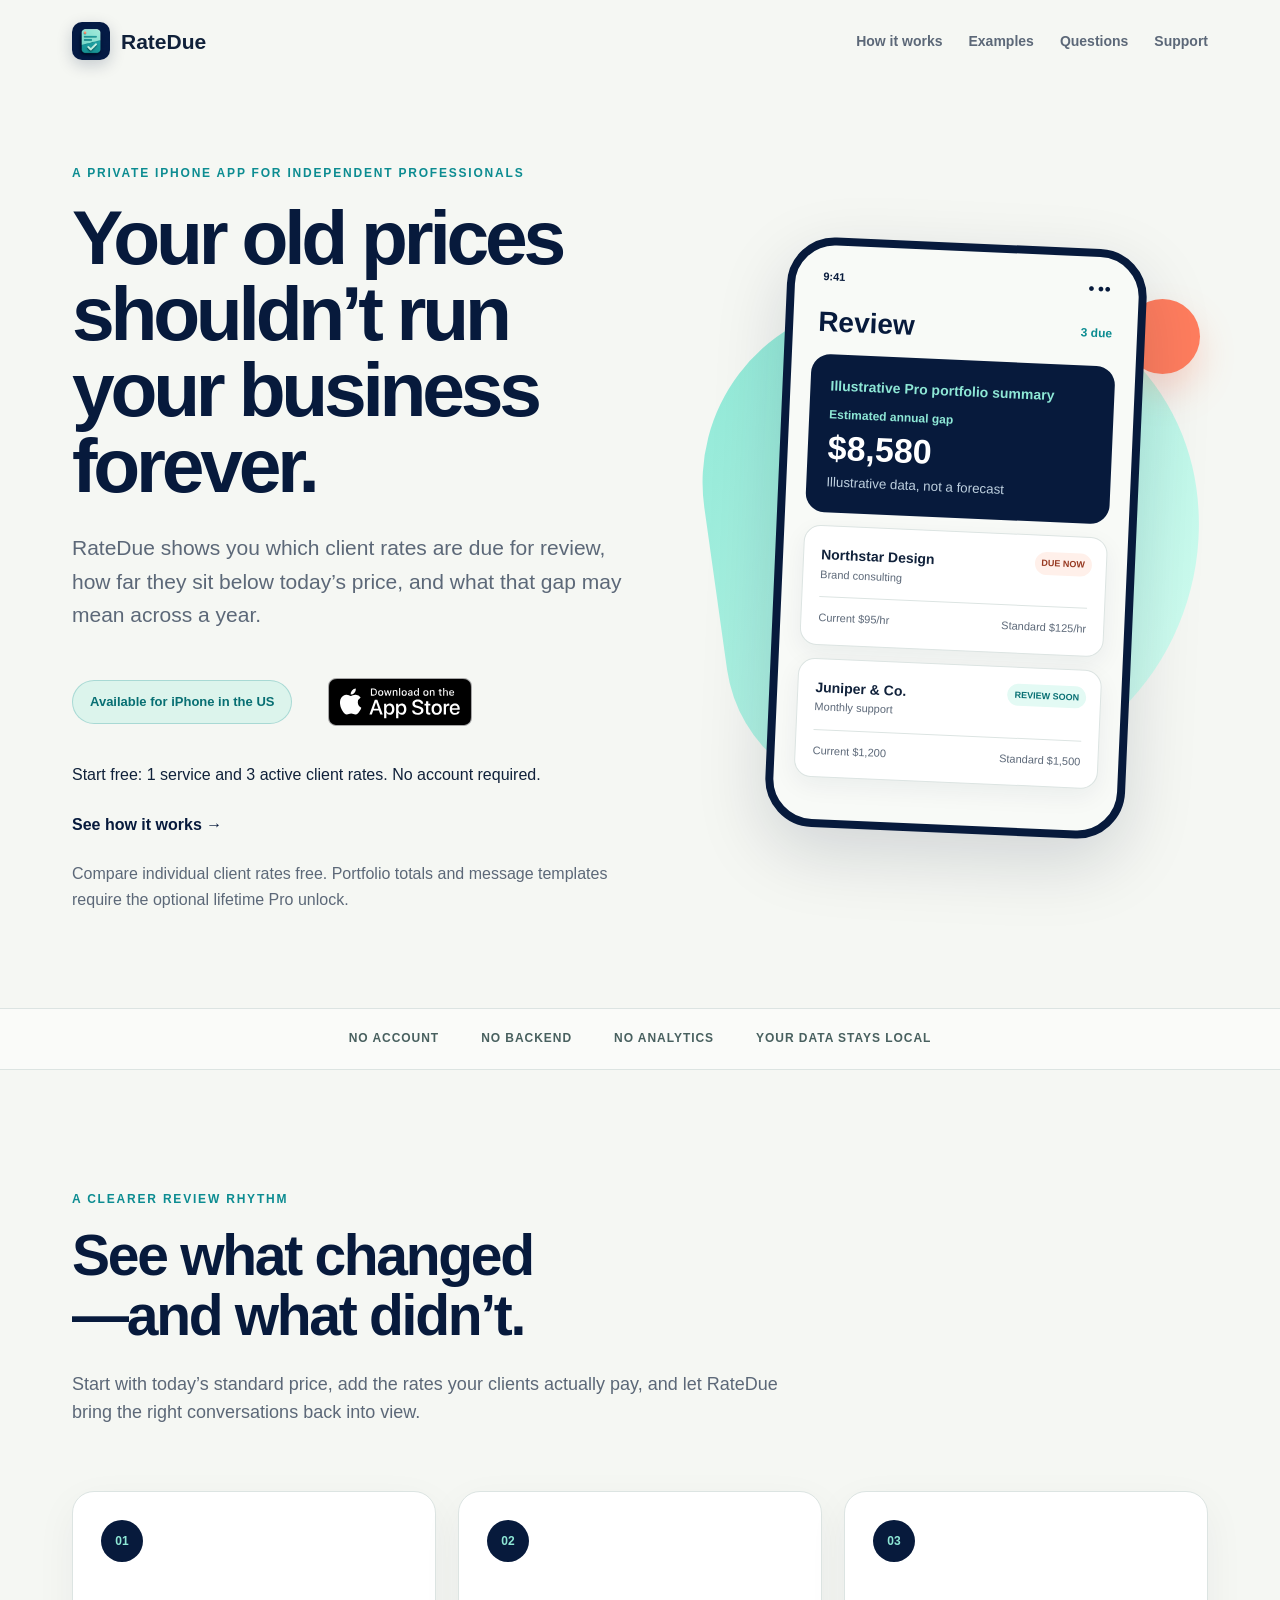
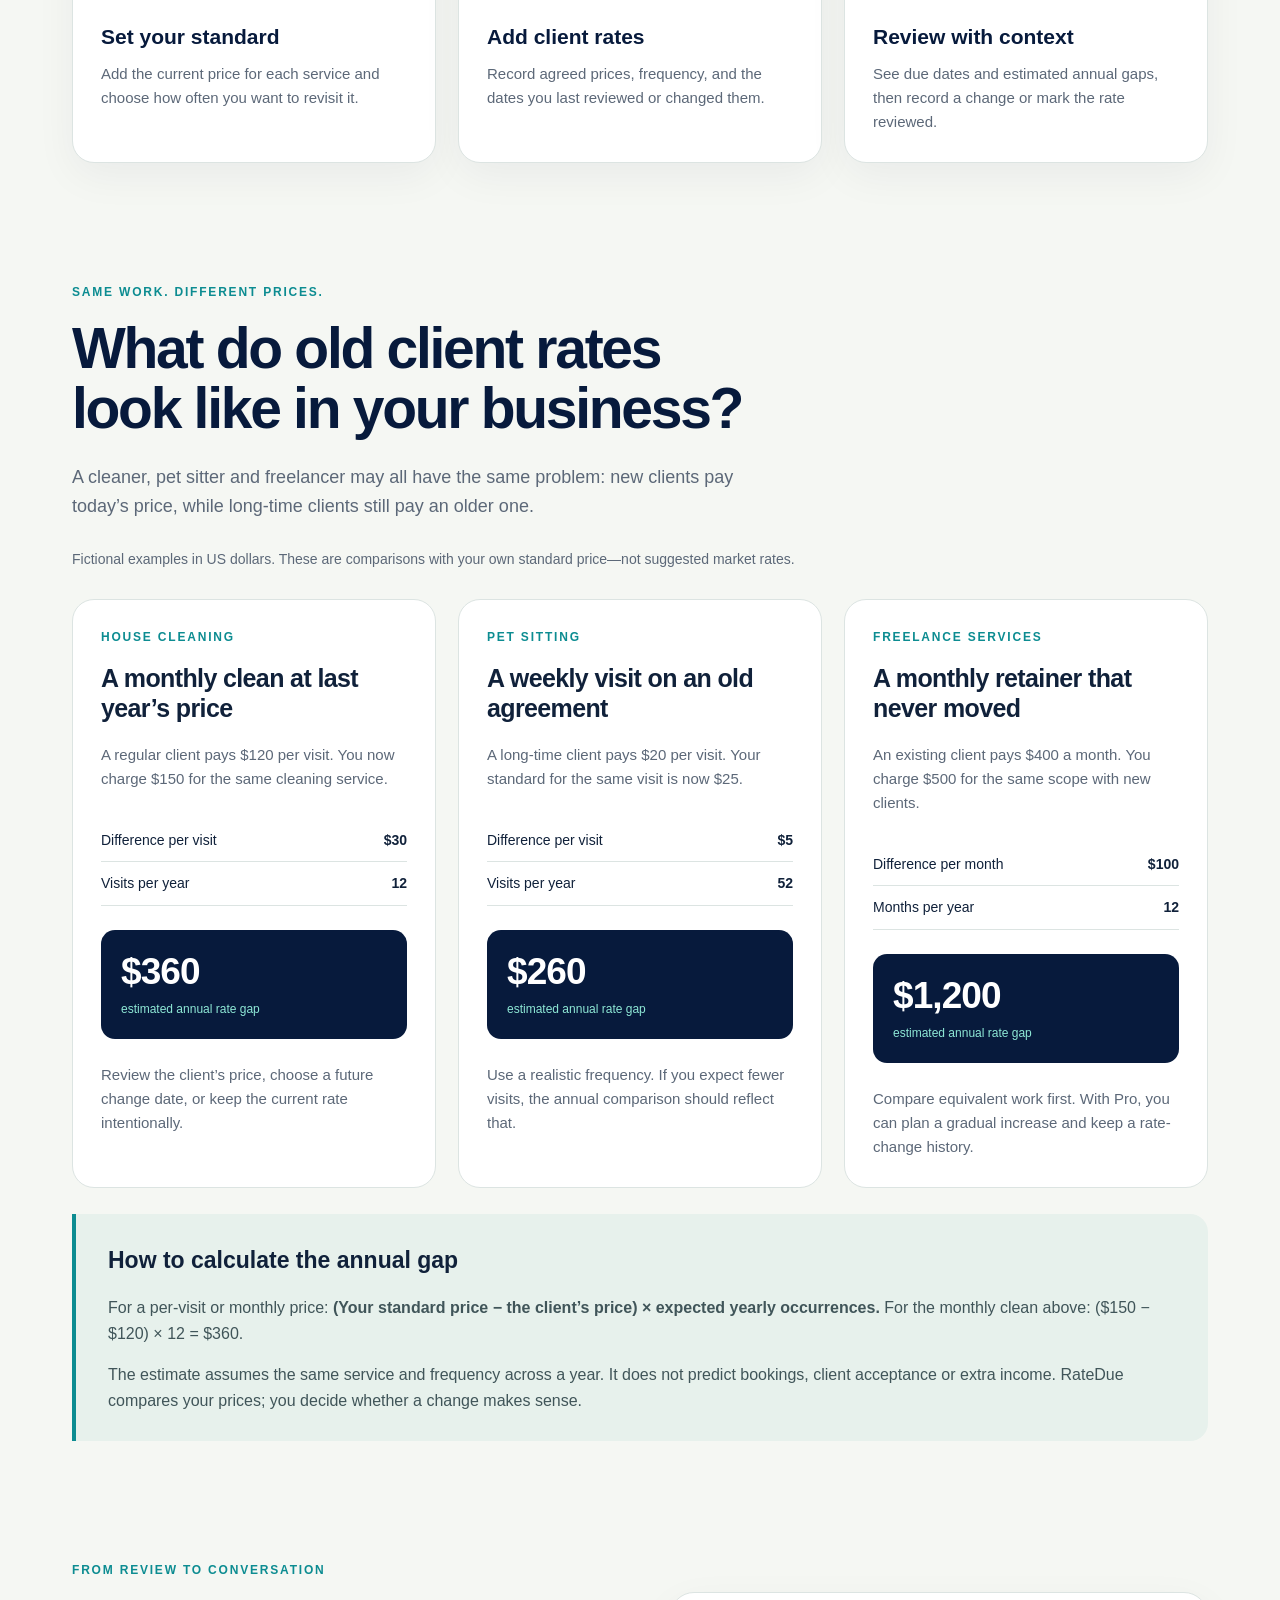
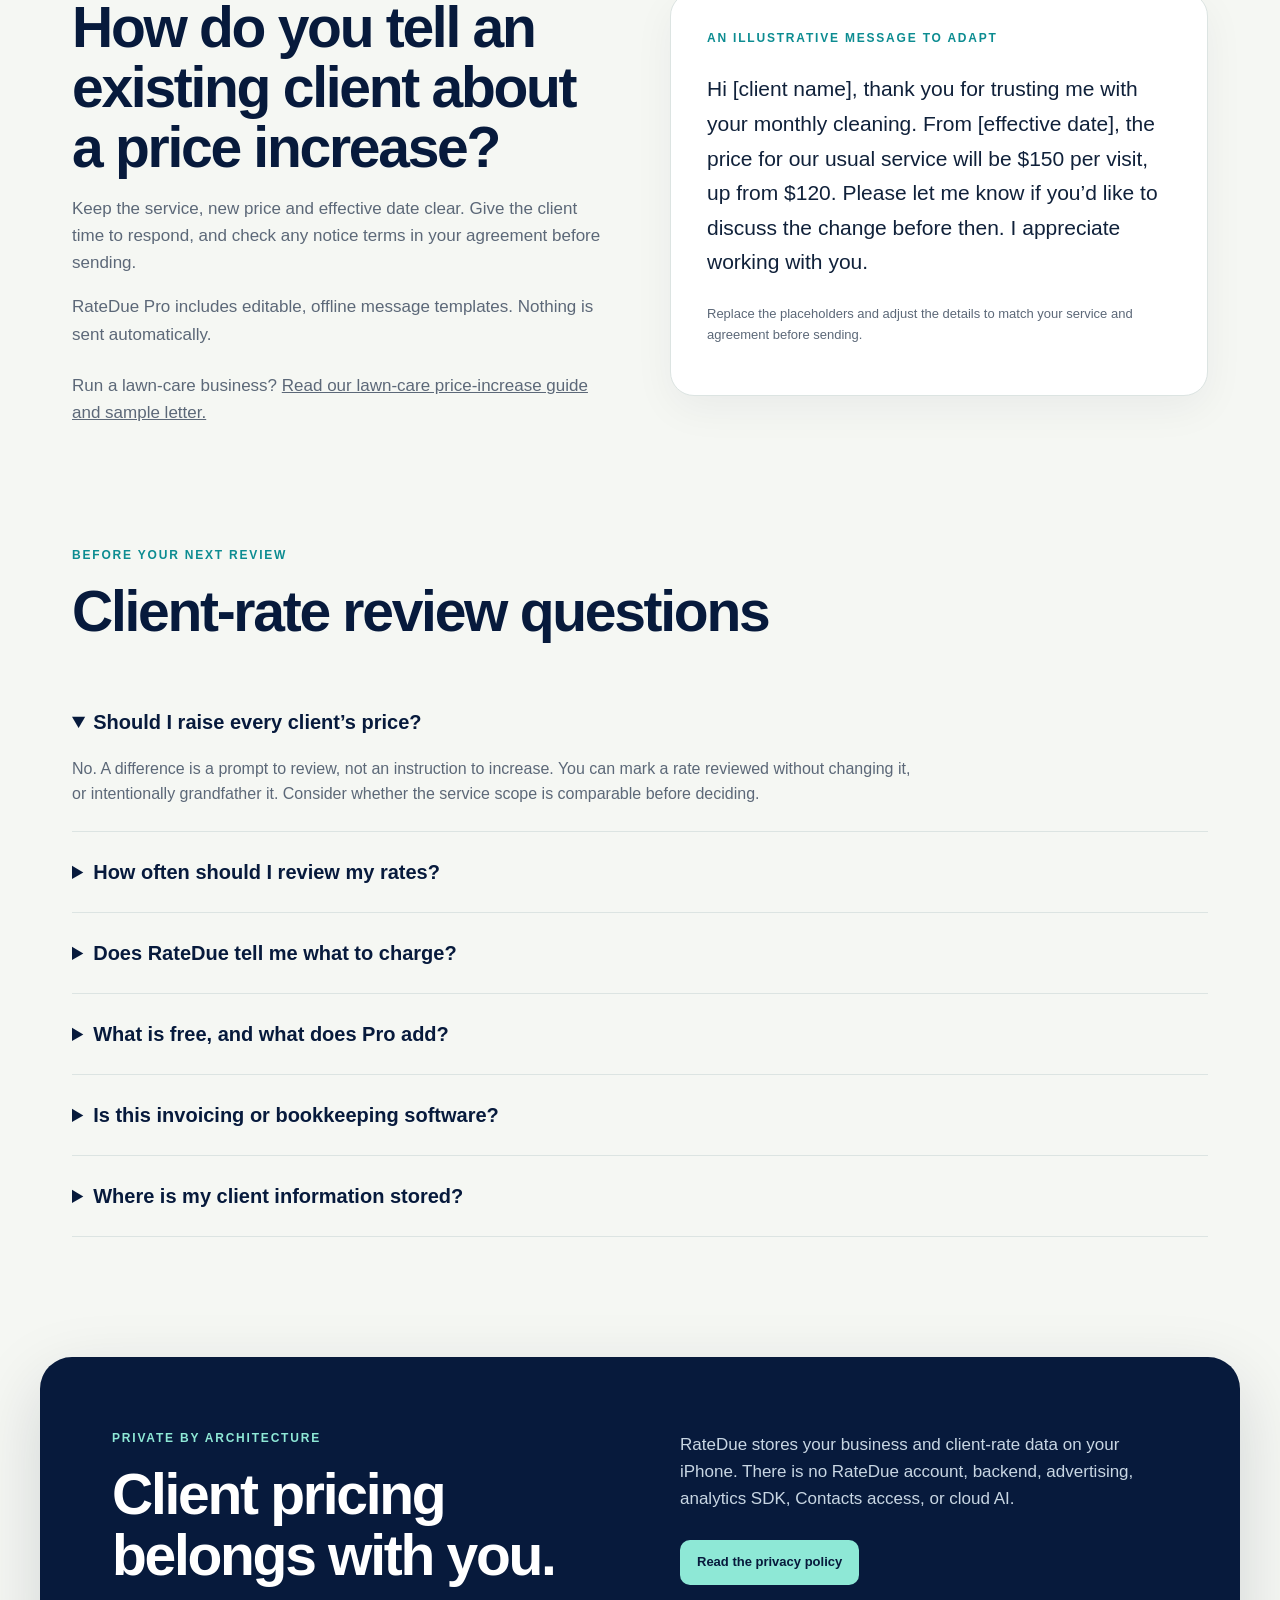
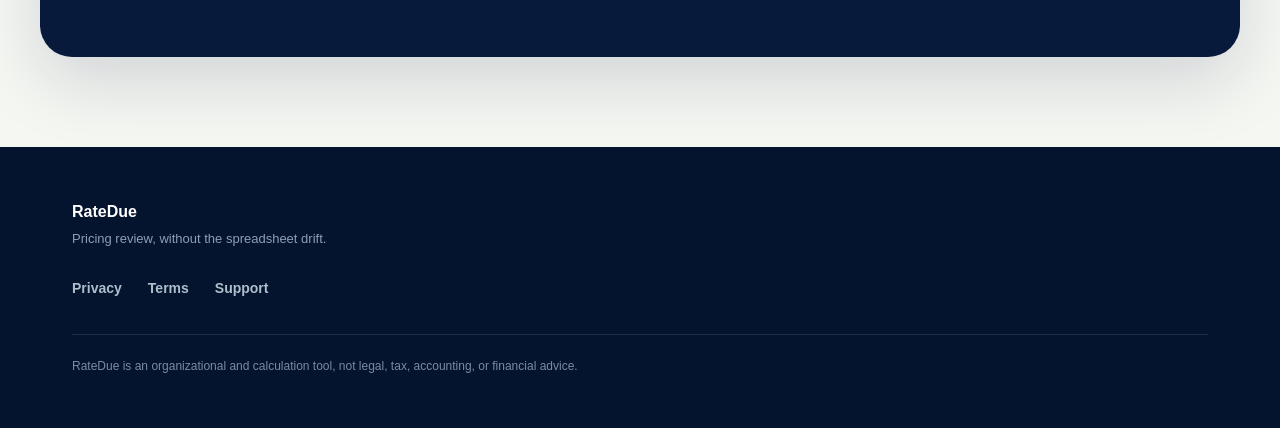
<file: index.html>
<!doctype html>
<html lang="en">
<head>
  <meta charset="utf-8">
  <meta name="viewport" content="width=device-width, initial-scale=1">
  <title>RateDue — Review client rates and plan price increases</title>
  <meta name="description" content="Review old client rates with RateDue for iPhone. See cleaning, pet-sitting and freelance examples, estimate annual rate gaps, and plan your next price conversation.">
  <meta name="theme-color" content="#071a3c">
  <meta property="og:type" content="website">
  <meta property="og:title" content="RateDue — Review client rates and plan price increases">
  <meta property="og:description" content="See practical client-rate review examples, estimate annual gaps, and plan price-change conversations privately on your iPhone.">
  <meta property="og:url" content="https://ratedue.com/">
  <meta property="og:image" content="https://ratedue.com/assets/og.png">
  <meta property="og:image:width" content="1200">
  <meta property="og:image:height" content="630">
  <meta property="og:image:alt" content="RateDue — Know which client prices need a review.">
  <meta name="twitter:card" content="summary_large_image">
  <meta name="twitter:title" content="RateDue">
  <meta name="twitter:description" content="Client-rate examples, annual-gap calculations and price-change conversations for independent professionals.">
  <meta name="twitter:image" content="https://ratedue.com/assets/og.png">
  <link rel="canonical" href="https://ratedue.com/">
  <link rel="icon" type="image/png" sizes="32x32" href="/assets/favicon-32.png">
  <link rel="icon" type="image/png" sizes="16x16" href="/assets/favicon-16.png">
  <link rel="apple-touch-icon" sizes="180x180" href="/assets/apple-touch-icon.png">
  <link rel="stylesheet" href="/styles.css?v=20261116-badge">
</head>
<body>
  <a class="skip-link" href="#main">Skip to content</a>
  <header class="site-header">
    <a class="brand" href="/" aria-label="RateDue home">
      <img src="/assets/ratedue-icon.png" alt="" width="38" height="38">
      <span>RateDue</span>
    </a>
    <nav aria-label="Primary navigation">
      <a href="#how-it-works">How it works</a>
      <a href="#examples">Examples</a>
      <a href="#questions">Questions</a>
      <a href="/support/">Support</a>
    </nav>
  </header>

  <main id="main">
    <section class="hero">
      <div class="hero-copy">
        <p class="eyebrow">A private iPhone app for independent professionals</p>
        <h1>Your old prices shouldn’t run your business forever.</h1>
        <p class="lede">RateDue shows you which client rates are due for review, how far they sit below today’s price, and what that gap may mean across a year.</p>
        <div class="hero-actions">
          <span class="status-pill">Available for iPhone in the US</span>
          <a class="app-store-badge" href="https://apps.apple.com/us/app/id6802774964" aria-label="Download RateDue on the App Store"><img src="/assets/download-on-the-app-store.svg" width="144" height="48" alt="Download on the App Store"></a>
          <p class="download-note">Start free: 1 service and 3 active client rates. No account required.</p>
          <a class="text-link" href="#how-it-works">See how it works <span aria-hidden="true">→</span></a>
        </div>
        <p class="pro-note">Compare individual client rates free. Portfolio totals and message templates require the optional lifetime Pro unlock.</p>
      </div>

      <div class="product-visual" aria-label="Illustrative RateDue review summary">
        <div class="phone">
          <div class="phone-bar"><span>9:41</span><span>● ●●</span></div>
          <div class="app-title"><span>Review</span><span class="count">3 due</span></div>
          <div class="summary-card">
            <span class="pro-label">Illustrative Pro portfolio summary</span>
            <span>Estimated annual gap</span>
            <strong>$8,580</strong>
            <small>Illustrative data, not a forecast</small>
          </div>
          <article class="rate-card">
            <div><strong>Northstar Design</strong><span>Brand consulting</span></div>
            <span class="due">Due now</span>
            <div class="rate-line"><span>Current $95/hr</span><span>Standard $125/hr</span></div>
          </article>
          <article class="rate-card">
            <div><strong>Juniper &amp; Co.</strong><span>Monthly support</span></div>
            <span class="soon">Review soon</span>
            <div class="rate-line"><span>Current $1,200</span><span>Standard $1,500</span></div>
          </article>
        </div>
      </div>
    </section>

    <section class="trust-row" aria-label="RateDue principles">
      <span>No account</span><span>No backend</span><span>No analytics</span><span>Your data stays local</span>
    </section>

    <section class="section" id="how-it-works">
      <div class="section-heading">
        <p class="eyebrow">A clearer review rhythm</p>
        <h2>See what changed—and what didn’t.</h2>
        <p>Start with today’s standard price, add the rates your clients actually pay, and let RateDue bring the right conversations back into view.</p>
      </div>
      <div class="steps">
        <article><span>01</span><h3>Set your standard</h3><p>Add the current price for each service and choose how often you want to revisit it.</p></article>
        <article><span>02</span><h3>Add client rates</h3><p>Record agreed prices, frequency, and the dates you last reviewed or changed them.</p></article>
        <article><span>03</span><h3>Review with context</h3><p>See due dates and estimated annual gaps, then record a change or mark the rate reviewed.</p></article>
      </div>
    </section>

    <section class="section examples-section" id="examples" aria-labelledby="examples-title">
      <div class="section-heading">
        <p class="eyebrow">Same work. Different prices.</p>
        <h2 id="examples-title">What do old client rates look like in your business?</h2>
        <p>A cleaner, pet sitter and freelancer may all have the same problem: new clients pay today’s price, while long-time clients still pay an older one.</p>
      </div>
      <p class="example-note">Fictional examples in US dollars. These are comparisons with your own standard price—not suggested market rates.</p>
      <div class="example-grid">
        <article class="example-card">
          <p class="eyebrow">House cleaning</p>
          <h3>A monthly clean at last year’s price</h3>
          <p>A regular client pays $120 per visit. You now charge $150 for the same cleaning service.</p>
          <dl><div><dt>Difference per visit</dt><dd>$30</dd></div><div><dt>Visits per year</dt><dd>12</dd></div></dl>
          <p class="example-total"><strong>$360</strong><span>estimated annual rate gap</span></p>
          <p class="example-next">Review the client’s price, choose a future change date, or keep the current rate intentionally.</p>
        </article>
        <article class="example-card">
          <p class="eyebrow">Pet sitting</p>
          <h3>A weekly visit on an old agreement</h3>
          <p>A long-time client pays $20 per visit. Your standard for the same visit is now $25.</p>
          <dl><div><dt>Difference per visit</dt><dd>$5</dd></div><div><dt>Visits per year</dt><dd>52</dd></div></dl>
          <p class="example-total"><strong>$260</strong><span>estimated annual rate gap</span></p>
          <p class="example-next">Use a realistic frequency. If you expect fewer visits, the annual comparison should reflect that.</p>
        </article>
        <article class="example-card">
          <p class="eyebrow">Freelance services</p>
          <h3>A monthly retainer that never moved</h3>
          <p>An existing client pays $400 a month. You charge $500 for the same scope with new clients.</p>
          <dl><div><dt>Difference per month</dt><dd>$100</dd></div><div><dt>Months per year</dt><dd>12</dd></div></dl>
          <p class="example-total"><strong>$1,200</strong><span>estimated annual rate gap</span></p>
          <p class="example-next">Compare equivalent work first. With Pro, you can plan a gradual increase and keep a rate-change history.</p>
        </article>
      </div>
      <div class="calculation-note">
        <h3>How to calculate the annual gap</h3>
        <p>For a per-visit or monthly price: <strong>(Your standard price − the client’s price) × expected yearly occurrences.</strong> For the monthly clean above: ($150 − $120) × 12 = $360.</p>
        <p>The estimate assumes the same service and frequency across a year. It does not predict bookings, client acceptance or extra income. RateDue compares your prices; you decide whether a change makes sense.</p>
      </div>
    </section>

    <section class="section message-section" id="price-change-message" aria-labelledby="message-title">
      <div class="section-heading">
        <p class="eyebrow">From review to conversation</p>
        <h2 id="message-title">How do you tell an existing client about a price increase?</h2>
        <p>Keep the service, new price and effective date clear. Give the client time to respond, and check any notice terms in your agreement before sending.</p>
        <p>RateDue Pro includes editable, offline message templates. Nothing is sent automatically.</p>
        <p>Run a lawn-care business? <a href="/guides/lawn-care-price-increase-letter/">Read our lawn-care price-increase guide and sample letter.</a></p>
      </div>
      <div class="message-example">
        <p class="eyebrow">An illustrative message to adapt</p>
        <blockquote>Hi [client name], thank you for trusting me with your monthly cleaning. From [effective date], the price for our usual service will be $150 per visit, up from $120. Please let me know if you’d like to discuss the change before then. I appreciate working with you.</blockquote>
        <p>Replace the placeholders and adjust the details to match your service and agreement before sending.</p>
      </div>
    </section>

    <section class="section questions-section" id="questions" aria-labelledby="questions-title">
      <div class="section-heading">
        <p class="eyebrow">Before your next review</p>
        <h2 id="questions-title">Client-rate review questions</h2>
      </div>
      <div class="faq-list">
        <details open><summary>Should I raise every client’s price?</summary><p>No. A difference is a prompt to review, not an instruction to increase. You can mark a rate reviewed without changing it, or intentionally grandfather it. Consider whether the service scope is comparable before deciding.</p></details>
        <details><summary>How often should I review my rates?</summary><p>Choose a review rhythm that fits your service and agreements. A review is a chance to look again at scope, your current standard and the client’s rate; it does not have to result in a change. RateDue supports review dates and local reminders.</p></details>
        <details><summary>Does RateDue tell me what to charge?</summary><p>No. You enter your own standard price and each client’s agreed price. RateDue helps organize the comparison; it does not supply market prices or calculate the right price for your business.</p></details>
        <details><summary>What is free, and what does Pro add?</summary><p>The free version supports one active service and three active client rates. Full JSON backup and restore are free. Pro is a one-time lifetime unlock for unlimited services and client rates, portfolio summaries, staged plans, message templates, advanced reminders, rate history and CSV reports. The purchase screen shows your local price.</p></details>
        <details><summary>Is this invoicing or bookkeeping software?</summary><p>No. RateDue focuses on reviewing client rates and planning changes. Keep using your existing tools for invoices, payments and bookkeeping.</p></details>
        <details><summary>Where is my client information stored?</summary><p>On your iPhone, unless you choose to export it. RateDue has no app account or backend. You can export a JSON backup and restore it later. Read the <a href="/privacy/">privacy policy</a> or visit <a href="/support/">support</a> for more detail.</p></details>
      </div>
    </section>

    <section class="privacy-band" id="privacy">
      <div>
        <p class="eyebrow">Private by architecture</p>
        <h2>Client pricing belongs with you.</h2>
      </div>
      <div>
        <p>RateDue stores your business and client-rate data on your iPhone. There is no RateDue account, backend, advertising, analytics SDK, Contacts access, or cloud AI.</p>
        <a class="button-light" href="/privacy/">Read the privacy policy</a>
      </div>
    </section>
  </main>

  <footer>
    <div><strong>RateDue</strong><span>Pricing review, without the spreadsheet drift.</span></div>
    <nav aria-label="Footer navigation">
      <a href="/privacy/">Privacy</a>
      <a href="/terms/">Terms</a>
      <a href="/support/">Support</a>
    </nav>
    <p>RateDue is an organizational and calculation tool, not legal, tax, accounting, or financial advice.</p>
  </footer>
</body>
</html>
</file>
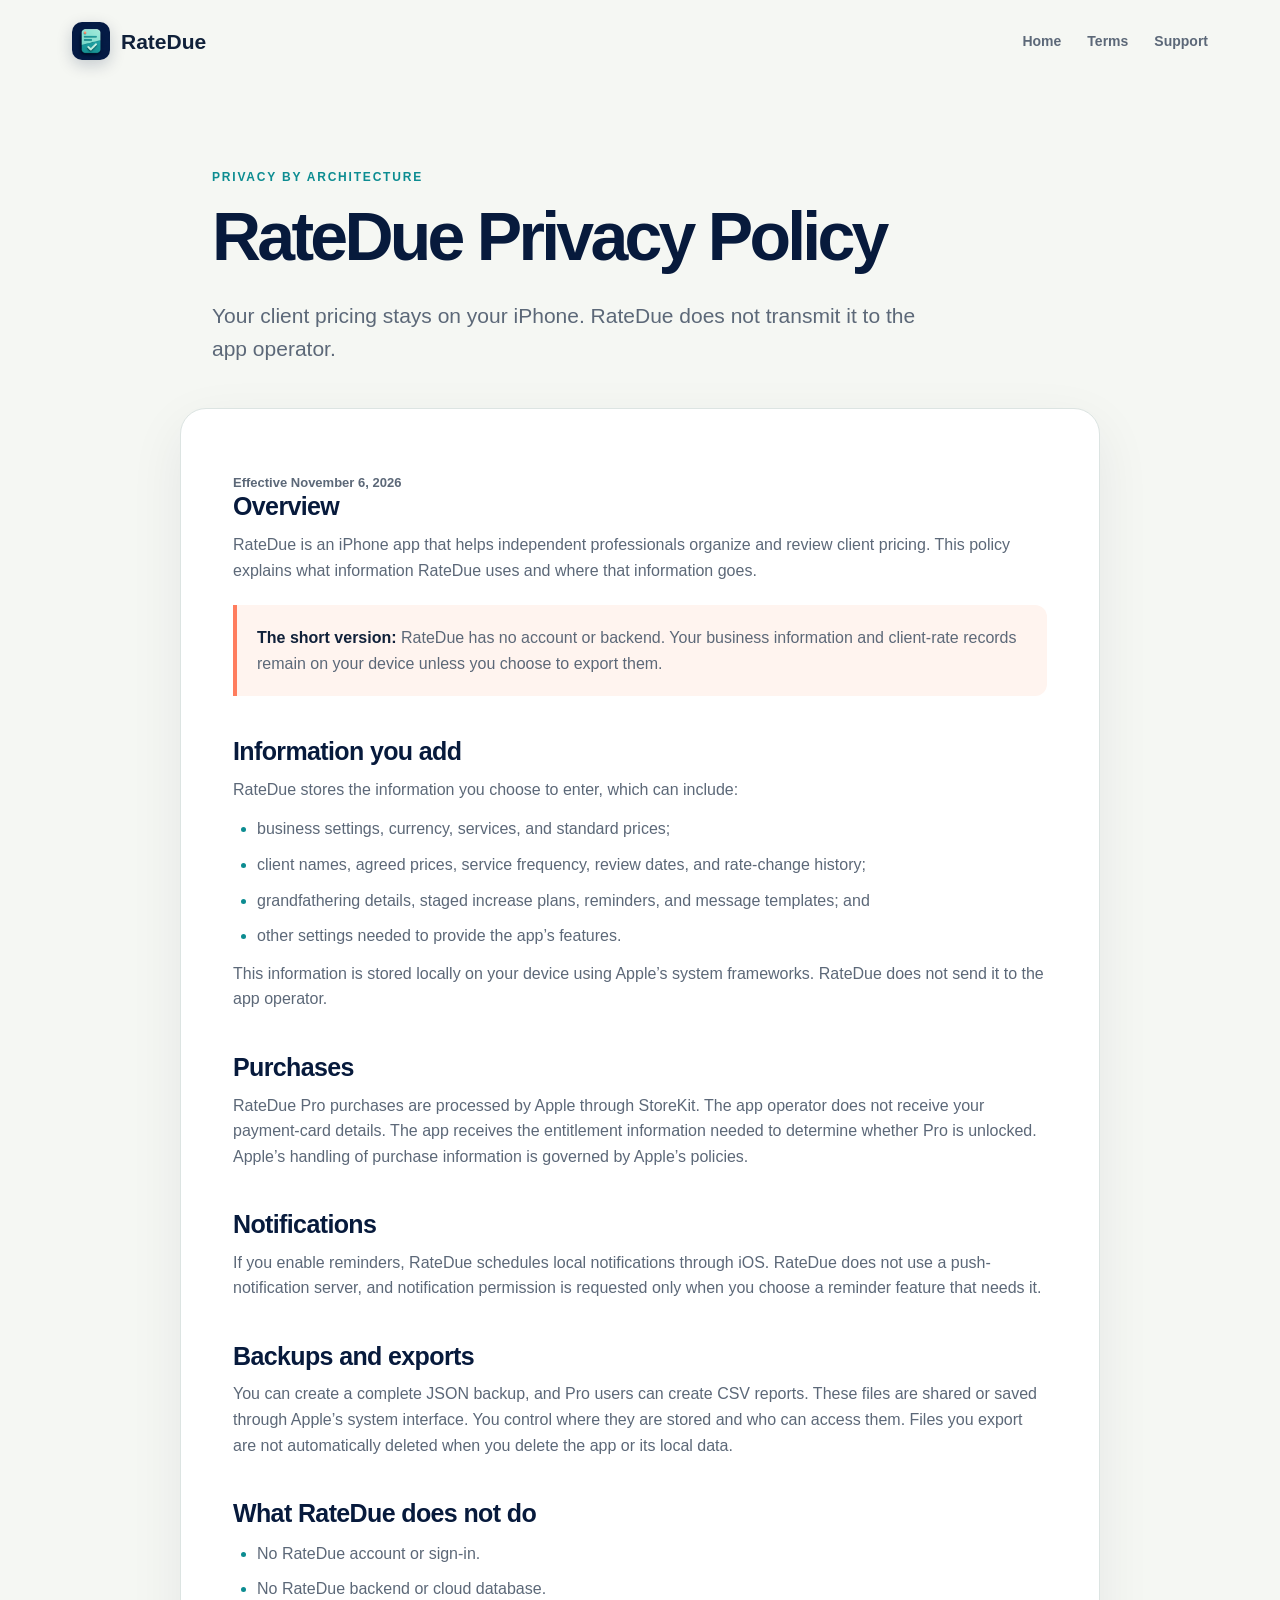
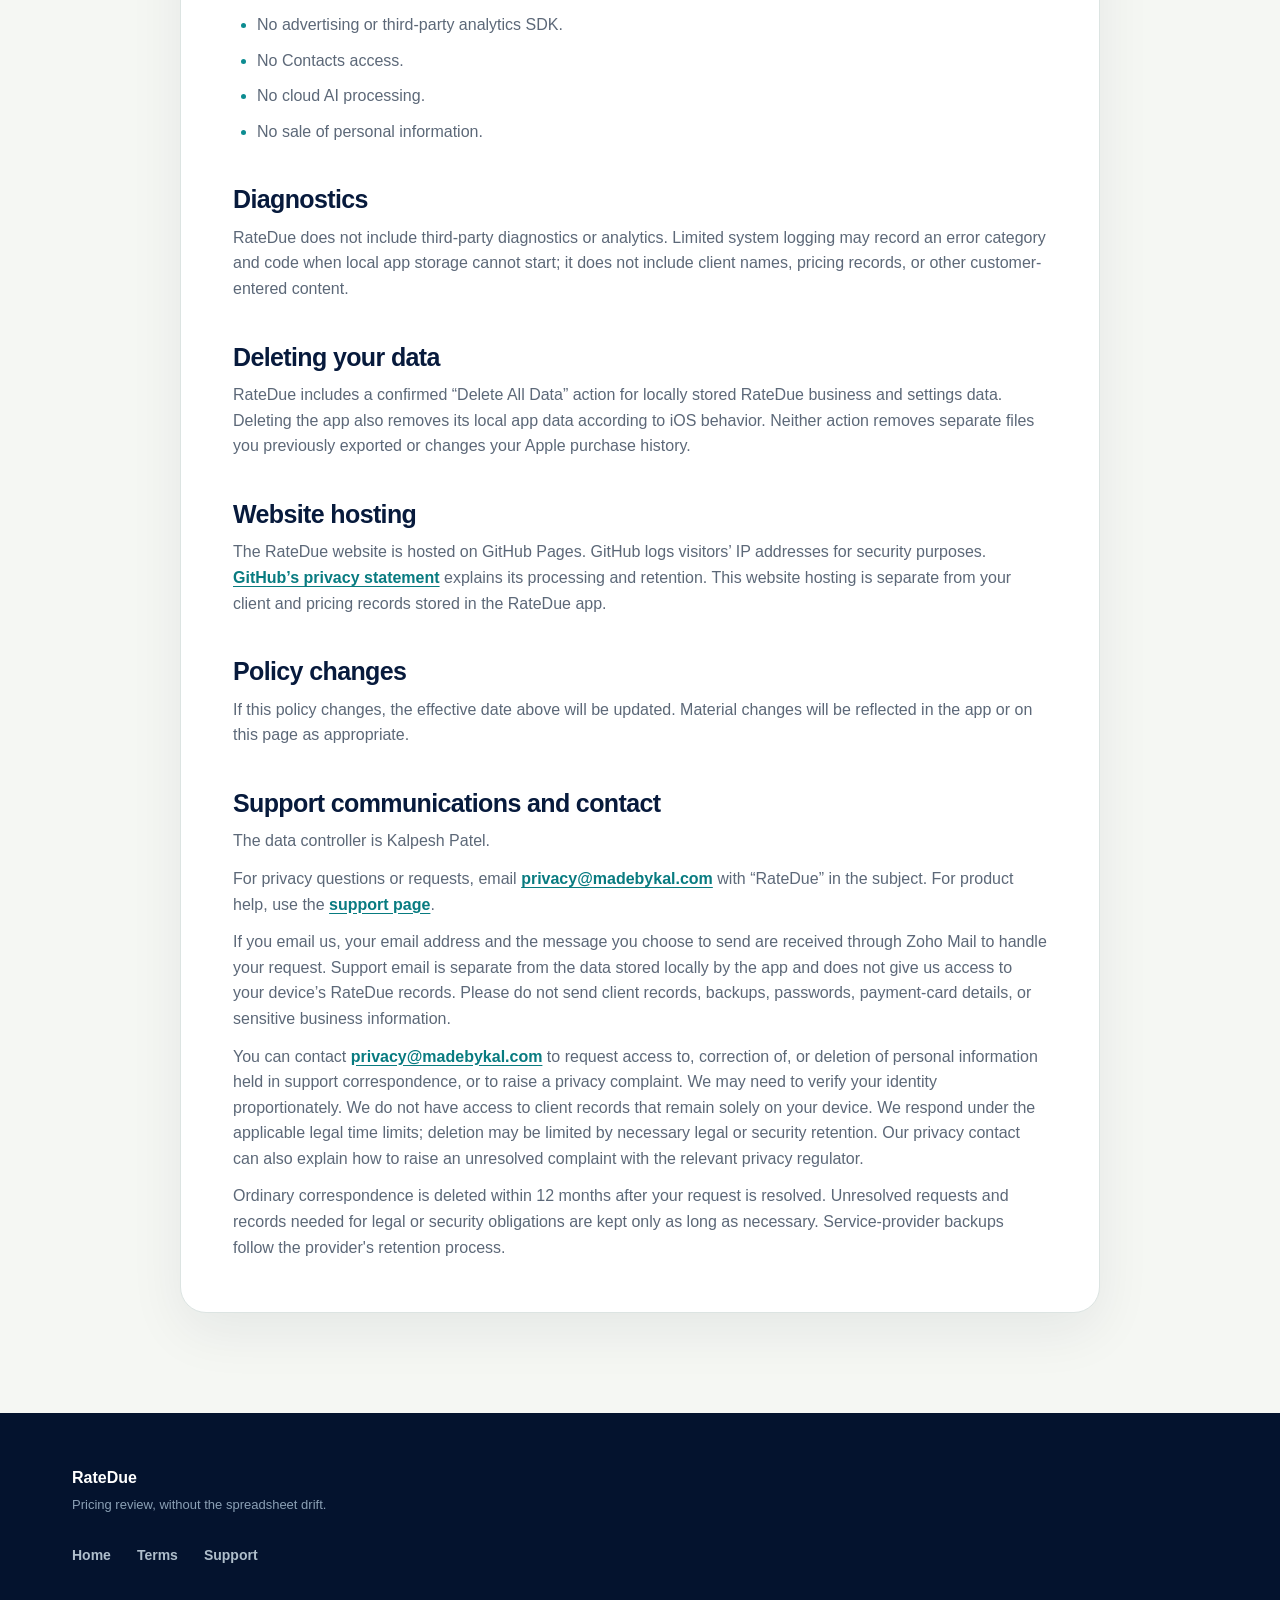
<file: privacy/index.html>
<!doctype html>
<html lang="en">
<head>
  <meta charset="utf-8">
  <meta name="viewport" content="width=device-width, initial-scale=1">
  <title>Privacy Policy — RateDue</title>
  <meta name="description" content="How RateDue handles your business and client-rate data.">
  <meta name="theme-color" content="#071a3c">
  <link rel="canonical" href="https://ratedue.com/privacy/">
  <link rel="icon" type="image/png" sizes="32x32" href="/assets/favicon-32.png">
  <link rel="apple-touch-icon" sizes="180x180" href="/assets/apple-touch-icon.png">
  <link rel="stylesheet" href="/styles.css">
</head>
<body>
  <a class="skip-link" href="#main">Skip to content</a>
  <header class="site-header">
    <a class="brand" href="/" aria-label="RateDue home"><img src="/assets/ratedue-icon.png" alt="" width="38" height="38"><span>RateDue</span></a>
    <nav aria-label="Primary navigation"><a href="/">Home</a><a href="/terms/">Terms</a><a href="/support/">Support</a></nav>
  </header>
  <main id="main">
    <header class="subpage-header">
      <p class="eyebrow">Privacy by architecture</p>
      <h1>RateDue Privacy Policy</h1>
      <p class="lede">Your client pricing stays on your iPhone. RateDue does not transmit it to the app operator.</p>
    </header>
    <article class="document">
      <p class="updated">Effective November 6, 2026</p>
      <section>
        <h2>Overview</h2>
        <p>RateDue is an iPhone app that helps independent professionals organize and review client pricing. This policy explains what information RateDue uses and where that information goes.</p>
        <p class="callout"><strong>The short version:</strong> RateDue has no account or backend. Your business information and client-rate records remain on your device unless you choose to export them.</p>
      </section>
      <section>
        <h2>Information you add</h2>
        <p>RateDue stores the information you choose to enter, which can include:</p>
        <ul>
          <li>business settings, currency, services, and standard prices;</li>
          <li>client names, agreed prices, service frequency, review dates, and rate-change history;</li>
          <li>grandfathering details, staged increase plans, reminders, and message templates; and</li>
          <li>other settings needed to provide the app’s features.</li>
        </ul>
        <p>This information is stored locally on your device using Apple’s system frameworks. RateDue does not send it to the app operator.</p>
      </section>
      <section>
        <h2>Purchases</h2>
        <p>RateDue Pro purchases are processed by Apple through StoreKit. The app operator does not receive your payment-card details. The app receives the entitlement information needed to determine whether Pro is unlocked. Apple’s handling of purchase information is governed by Apple’s policies.</p>
      </section>
      <section>
        <h2>Notifications</h2>
        <p>If you enable reminders, RateDue schedules local notifications through iOS. RateDue does not use a push-notification server, and notification permission is requested only when you choose a reminder feature that needs it.</p>
      </section>
      <section>
        <h2>Backups and exports</h2>
        <p>You can create a complete JSON backup, and Pro users can create CSV reports. These files are shared or saved through Apple’s system interface. You control where they are stored and who can access them. Files you export are not automatically deleted when you delete the app or its local data.</p>
      </section>
      <section>
        <h2>What RateDue does not do</h2>
        <ul>
          <li>No RateDue account or sign-in.</li>
          <li>No RateDue backend or cloud database.</li>
          <li>No advertising or third-party analytics SDK.</li>
          <li>No Contacts access.</li>
          <li>No cloud AI processing.</li>
          <li>No sale of personal information.</li>
        </ul>
      </section>
      <section>
        <h2>Diagnostics</h2>
        <p>RateDue does not include third-party diagnostics or analytics. Limited system logging may record an error category and code when local app storage cannot start; it does not include client names, pricing records, or other customer-entered content.</p>
      </section>
      <section>
        <h2>Deleting your data</h2>
        <p>RateDue includes a confirmed “Delete All Data” action for locally stored RateDue business and settings data. Deleting the app also removes its local app data according to iOS behavior. Neither action removes separate files you previously exported or changes your Apple purchase history.</p>
      </section>
      <section>
        <h2>Website hosting</h2>
        <p>The RateDue website is hosted on GitHub Pages. GitHub logs visitors’ IP addresses for security purposes. <a href="https://docs.github.com/en/site-policy/privacy-policies/github-general-privacy-statement">GitHub’s privacy statement</a> explains its processing and retention. This website hosting is separate from your client and pricing records stored in the RateDue app.</p>
      </section>
      <section>
        <h2>Policy changes</h2>
        <p>If this policy changes, the effective date above will be updated. Material changes will be reflected in the app or on this page as appropriate.</p>
      </section>
      <section>
        <h2>Support communications and contact</h2>
        <p>The data controller is Kalpesh Patel.</p>
        <p>For privacy questions or requests, email <a href="mailto:privacy@madebykal.com?subject=RateDue%20privacy">privacy@madebykal.com</a> with “RateDue” in the subject. For product help, use the <a href="/support/">support page</a>.</p>
        <p>If you email us, your email address and the message you choose to send are received through Zoho Mail to handle your request. Support email is separate from the data stored locally by the app and does not give us access to your device’s RateDue records. Please do not send client records, backups, passwords, payment-card details, or sensitive business information.</p>
        <p>You can contact <a href="mailto:privacy@madebykal.com?subject=RateDue%20privacy">privacy@madebykal.com</a> to request access to, correction of, or deletion of personal information held in support correspondence, or to raise a privacy complaint. We may need to verify your identity proportionately. We do not have access to client records that remain solely on your device. We respond under the applicable legal time limits; deletion may be limited by necessary legal or security retention. Our privacy contact can also explain how to raise an unresolved complaint with the relevant privacy regulator.</p>
        <p>Ordinary correspondence is deleted within 12 months after your request is resolved. Unresolved requests and records needed for legal or security obligations are kept only as long as necessary. Service-provider backups follow the provider's retention process.</p>
      </section>
    </article>
  </main>
  <footer><div><strong>RateDue</strong><span>Pricing review, without the spreadsheet drift.</span></div><nav aria-label="Footer navigation"><a href="/">Home</a><a href="/terms/">Terms</a><a href="/support/">Support</a></nav></footer>
</body>
</html>
</file>
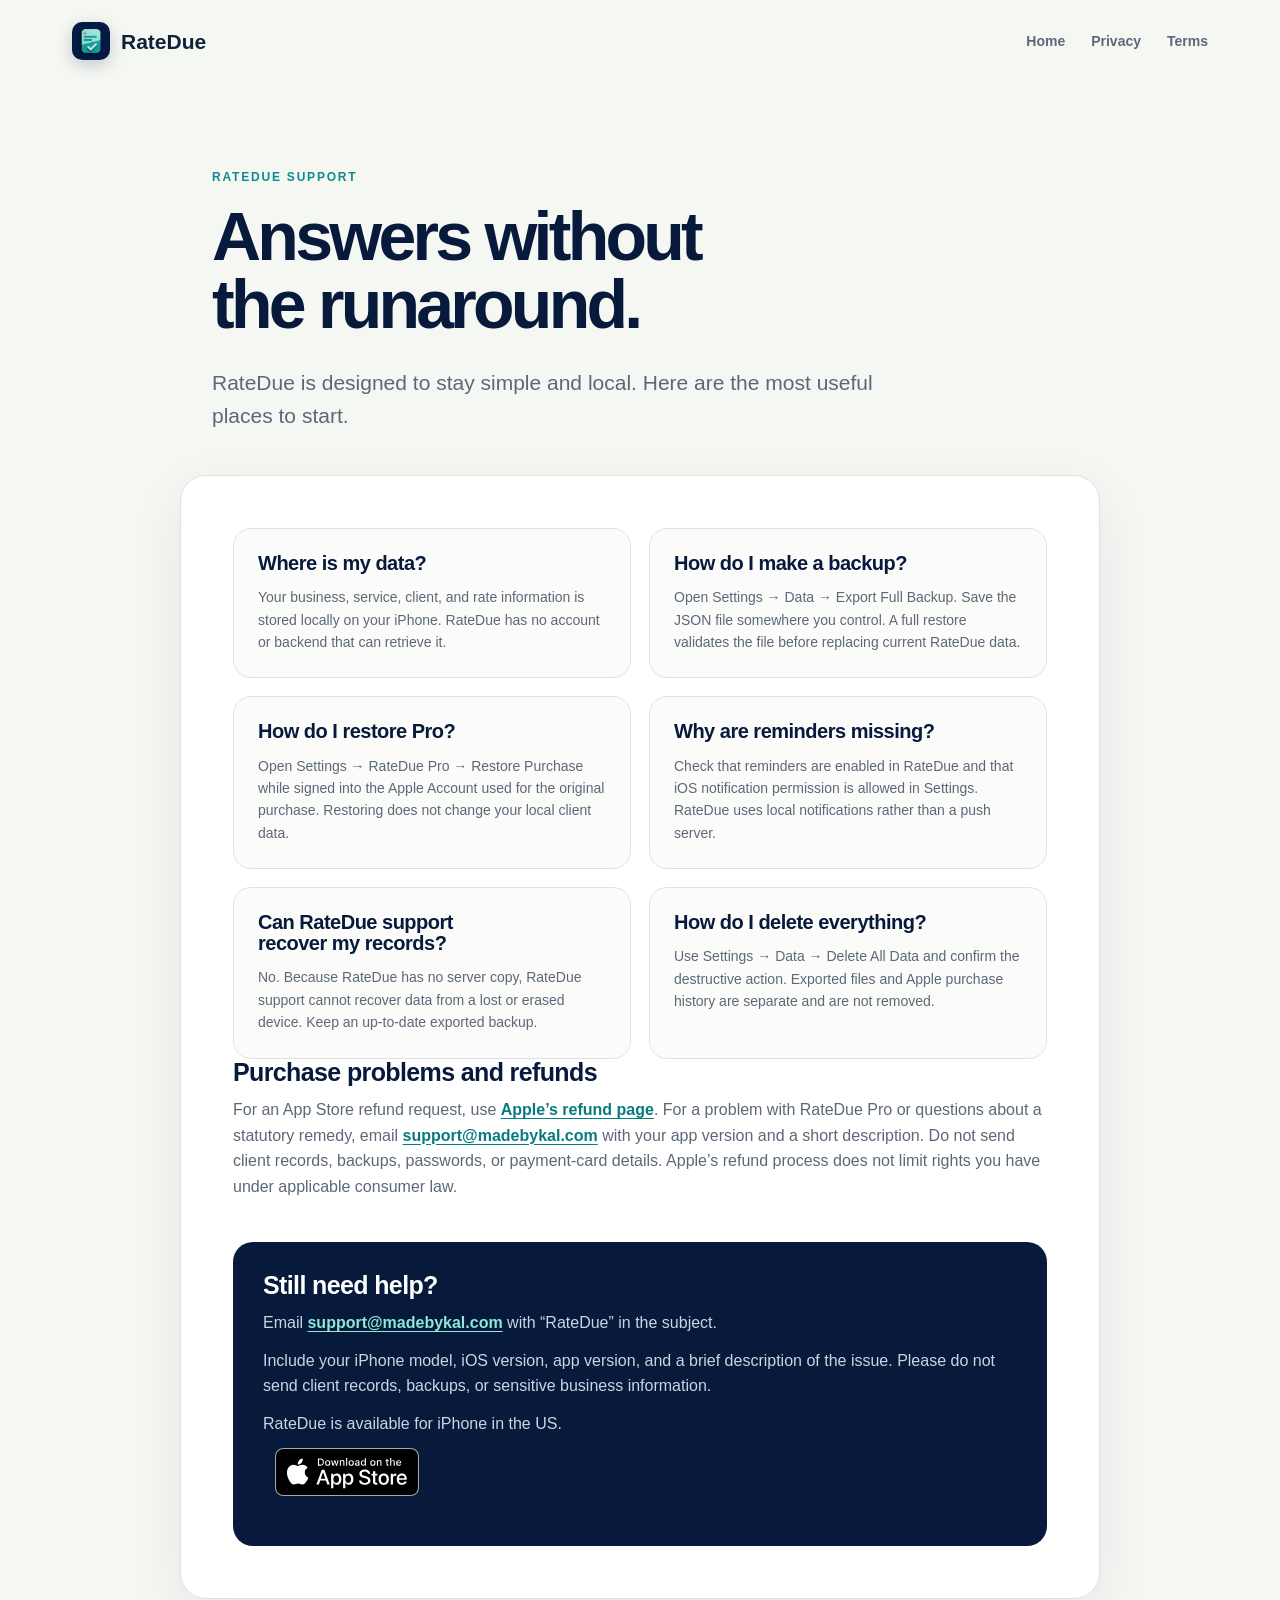
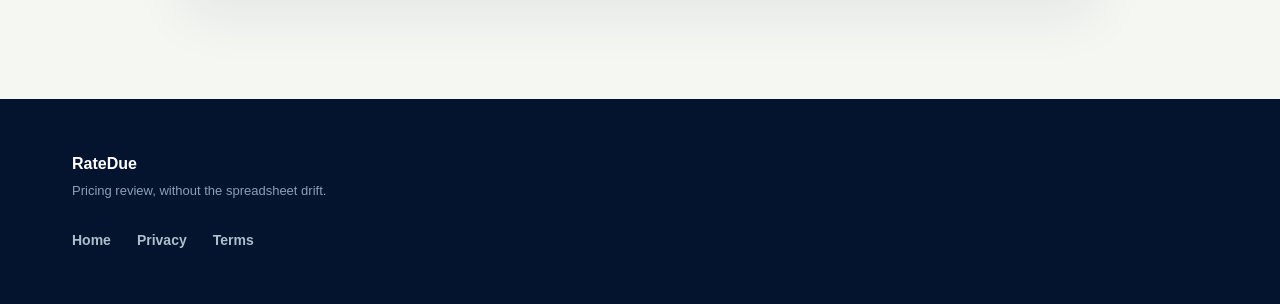
<file: support/index.html>
<!doctype html>
<html lang="en">
<head>
  <meta charset="utf-8">
  <meta name="viewport" content="width=device-width, initial-scale=1">
  <title>Support — RateDue</title>
  <meta name="description" content="Help with RateDue, backups, reminders, purchases, and local data.">
  <meta name="theme-color" content="#071a3c">
  <link rel="canonical" href="https://ratedue.com/support/">
  <link rel="icon" type="image/png" sizes="32x32" href="/assets/favicon-32.png">
  <link rel="apple-touch-icon" sizes="180x180" href="/assets/apple-touch-icon.png">
  <link rel="stylesheet" href="/styles.css?v=20261116-badge">
</head>
<body>
  <a class="skip-link" href="#main">Skip to content</a>
  <header class="site-header"><a class="brand" href="/" aria-label="RateDue home"><img src="/assets/ratedue-icon.png" alt="" width="38" height="38"><span>RateDue</span></a><nav aria-label="Primary navigation"><a href="/">Home</a><a href="/privacy/">Privacy</a><a href="/terms/">Terms</a></nav></header>
  <main id="main">
    <header class="subpage-header"><p class="eyebrow">RateDue support</p><h1>Answers without the runaround.</h1><p class="lede">RateDue is designed to stay simple and local. Here are the most useful places to start.</p></header>
    <section class="document" aria-label="RateDue support topics">
      <div class="support-grid">
        <article class="support-card"><h2>Where is my data?</h2><p>Your business, service, client, and rate information is stored locally on your iPhone. RateDue has no account or backend that can retrieve it.</p></article>
        <article class="support-card"><h2>How do I make a backup?</h2><p>Open Settings → Data → Export Full Backup. Save the JSON file somewhere you control. A full restore validates the file before replacing current RateDue data.</p></article>
        <article class="support-card"><h2>How do I restore Pro?</h2><p>Open Settings → RateDue Pro → Restore Purchase while signed into the Apple Account used for the original purchase. Restoring does not change your local client data.</p></article>
        <article class="support-card"><h2>Why are reminders missing?</h2><p>Check that reminders are enabled in RateDue and that iOS notification permission is allowed in Settings. RateDue uses local notifications rather than a push server.</p></article>
        <article class="support-card"><h2>Can RateDue support recover my records?</h2><p>No. Because RateDue has no server copy, RateDue support cannot recover data from a lost or erased device. Keep an up-to-date exported backup.</p></article>
        <article class="support-card"><h2>How do I delete everything?</h2><p>Use Settings → Data → Delete All Data and confirm the destructive action. Exported files and Apple purchase history are separate and are not removed.</p></article>
      </div>
      <section><h2>Purchase problems and refunds</h2><p>For an App Store refund request, use <a href="https://reportaproblem.apple.com/">Apple’s refund page</a>. For a problem with RateDue Pro or questions about a statutory remedy, email <a href="mailto:support@madebykal.com?subject=RateDue%20purchase%20help">support@madebykal.com</a> with your app version and a short description. Do not send client records, backups, passwords, or payment-card details. Apple’s refund process does not limit rights you have under applicable consumer law.</p></section>
      <section class="contact-panel"><h2>Still need help?</h2><p>Email <a href="mailto:support@madebykal.com?subject=RateDue%20support">support@madebykal.com</a> with “RateDue” in the subject.</p><p>Include your iPhone model, iOS version, app version, and a brief description of the issue. Please do not send client records, backups, or sensitive business information.</p><p>RateDue is available for iPhone in the US.</p><a class="app-store-badge" href="https://apps.apple.com/us/app/id6802774964" aria-label="Download RateDue on the App Store"><img src="/assets/download-on-the-app-store.svg" width="144" height="48" alt="Download on the App Store"></a></section>
    </section>
  </main>
  <footer><div><strong>RateDue</strong><span>Pricing review, without the spreadsheet drift.</span></div><nav aria-label="Footer navigation"><a href="/">Home</a><a href="/privacy/">Privacy</a><a href="/terms/">Terms</a></nav></footer>
</body>
</html>
</file>
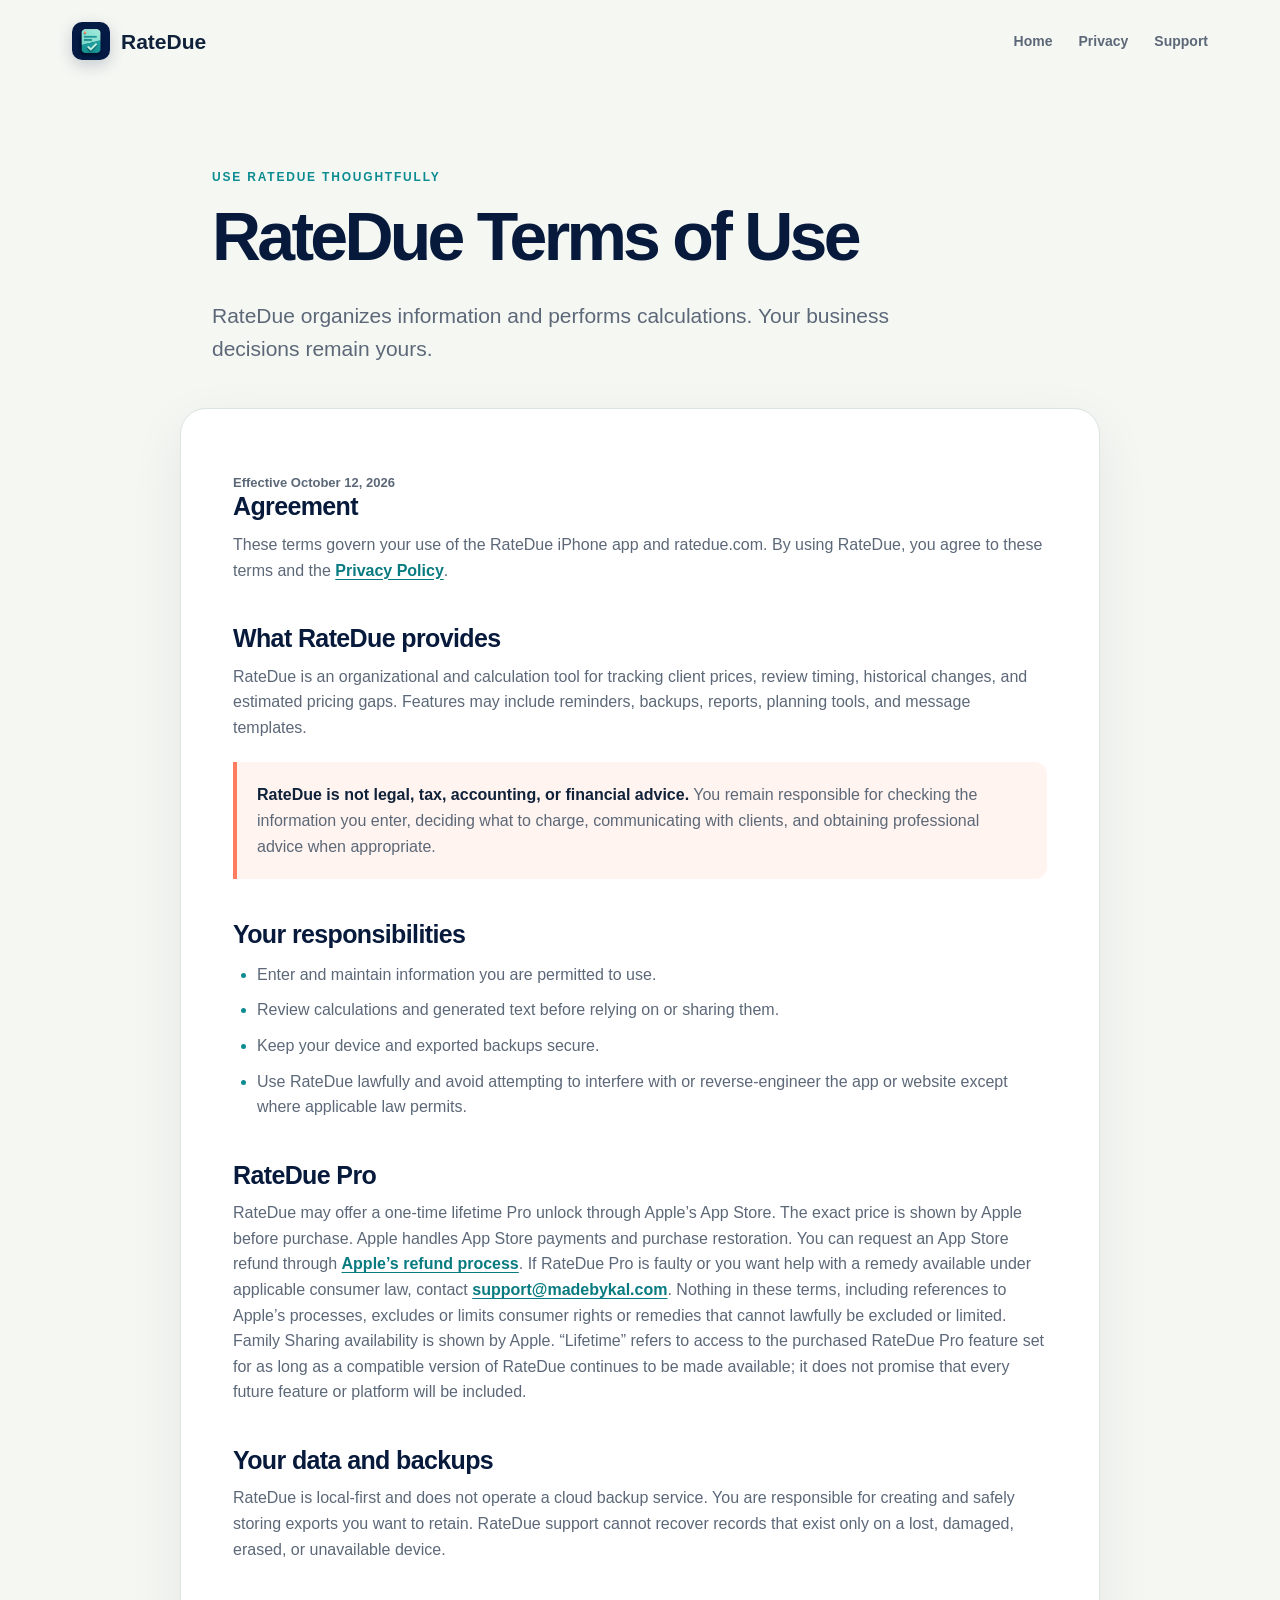
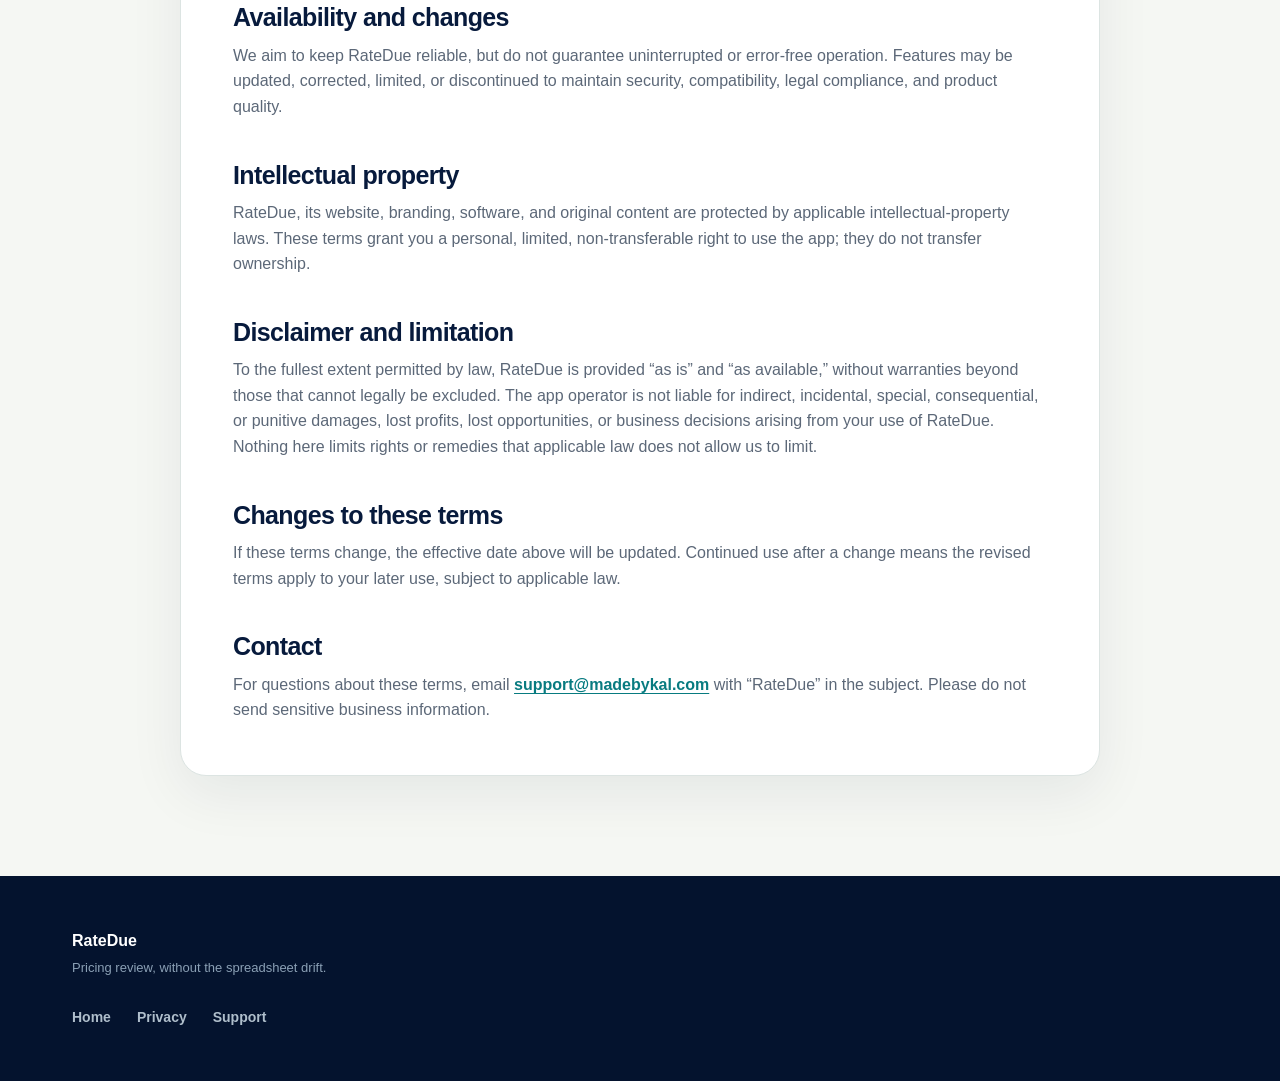
<file: terms/index.html>
<!doctype html>
<html lang="en">
<head>
  <meta charset="utf-8">
  <meta name="viewport" content="width=device-width, initial-scale=1">
  <title>Terms of Use — RateDue</title>
  <meta name="description" content="Terms governing your use of the RateDue iPhone app and website.">
  <meta name="theme-color" content="#071a3c">
  <link rel="canonical" href="https://ratedue.com/terms/">
  <link rel="icon" type="image/png" sizes="32x32" href="/assets/favicon-32.png">
  <link rel="apple-touch-icon" sizes="180x180" href="/assets/apple-touch-icon.png">
  <link rel="stylesheet" href="/styles.css">
</head>
<body>
  <a class="skip-link" href="#main">Skip to content</a>
  <header class="site-header"><a class="brand" href="/" aria-label="RateDue home"><img src="/assets/ratedue-icon.png" alt="" width="38" height="38"><span>RateDue</span></a><nav aria-label="Primary navigation"><a href="/">Home</a><a href="/privacy/">Privacy</a><a href="/support/">Support</a></nav></header>
  <main id="main">
    <header class="subpage-header"><p class="eyebrow">Use RateDue thoughtfully</p><h1>RateDue Terms of Use</h1><p class="lede">RateDue organizes information and performs calculations. Your business decisions remain yours.</p></header>
    <article class="document">
      <p class="updated">Effective October 12, 2026</p>
      <section><h2>Agreement</h2><p>These terms govern your use of the RateDue iPhone app and ratedue.com. By using RateDue, you agree to these terms and the <a href="/privacy/">Privacy Policy</a>.</p></section>
      <section><h2>What RateDue provides</h2><p>RateDue is an organizational and calculation tool for tracking client prices, review timing, historical changes, and estimated pricing gaps. Features may include reminders, backups, reports, planning tools, and message templates.</p><p class="callout"><strong>RateDue is not legal, tax, accounting, or financial advice.</strong> You remain responsible for checking the information you enter, deciding what to charge, communicating with clients, and obtaining professional advice when appropriate.</p></section>
      <section><h2>Your responsibilities</h2><ul><li>Enter and maintain information you are permitted to use.</li><li>Review calculations and generated text before relying on or sharing them.</li><li>Keep your device and exported backups secure.</li><li>Use RateDue lawfully and avoid attempting to interfere with or reverse-engineer the app or website except where applicable law permits.</li></ul></section>
      <section><h2>RateDue Pro</h2><p>RateDue may offer a one-time lifetime Pro unlock through Apple’s App Store. The exact price is shown by Apple before purchase. Apple handles App Store payments and purchase restoration. You can request an App Store refund through <a href="https://reportaproblem.apple.com/">Apple’s refund process</a>. If RateDue Pro is faulty or you want help with a remedy available under applicable consumer law, contact <a href="mailto:support@madebykal.com?subject=RateDue%20purchase%20help">support@madebykal.com</a>. Nothing in these terms, including references to Apple’s processes, excludes or limits consumer rights or remedies that cannot lawfully be excluded or limited. Family Sharing availability is shown by Apple. “Lifetime” refers to access to the purchased RateDue Pro feature set for as long as a compatible version of RateDue continues to be made available; it does not promise that every future feature or platform will be included.</p></section>
      <section><h2>Your data and backups</h2><p>RateDue is local-first and does not operate a cloud backup service. You are responsible for creating and safely storing exports you want to retain. RateDue support cannot recover records that exist only on a lost, damaged, erased, or unavailable device.</p></section>
      <section><h2>Availability and changes</h2><p>We aim to keep RateDue reliable, but do not guarantee uninterrupted or error-free operation. Features may be updated, corrected, limited, or discontinued to maintain security, compatibility, legal compliance, and product quality.</p></section>
      <section><h2>Intellectual property</h2><p>RateDue, its website, branding, software, and original content are protected by applicable intellectual-property laws. These terms grant you a personal, limited, non-transferable right to use the app; they do not transfer ownership.</p></section>
      <section><h2>Disclaimer and limitation</h2><p>To the fullest extent permitted by law, RateDue is provided “as is” and “as available,” without warranties beyond those that cannot legally be excluded. The app operator is not liable for indirect, incidental, special, consequential, or punitive damages, lost profits, lost opportunities, or business decisions arising from your use of RateDue. Nothing here limits rights or remedies that applicable law does not allow us to limit.</p></section>
      <section><h2>Changes to these terms</h2><p>If these terms change, the effective date above will be updated. Continued use after a change means the revised terms apply to your later use, subject to applicable law.</p></section>
      <section><h2>Contact</h2><p>For questions about these terms, email <a href="mailto:support@madebykal.com?subject=RateDue%20terms">support@madebykal.com</a> with “RateDue” in the subject. Please do not send sensitive business information.</p></section>
    </article>
  </main>
  <footer><div><strong>RateDue</strong><span>Pricing review, without the spreadsheet drift.</span></div><nav aria-label="Footer navigation"><a href="/">Home</a><a href="/privacy/">Privacy</a><a href="/support/">Support</a></nav></footer>
</body>
</html>
</file>
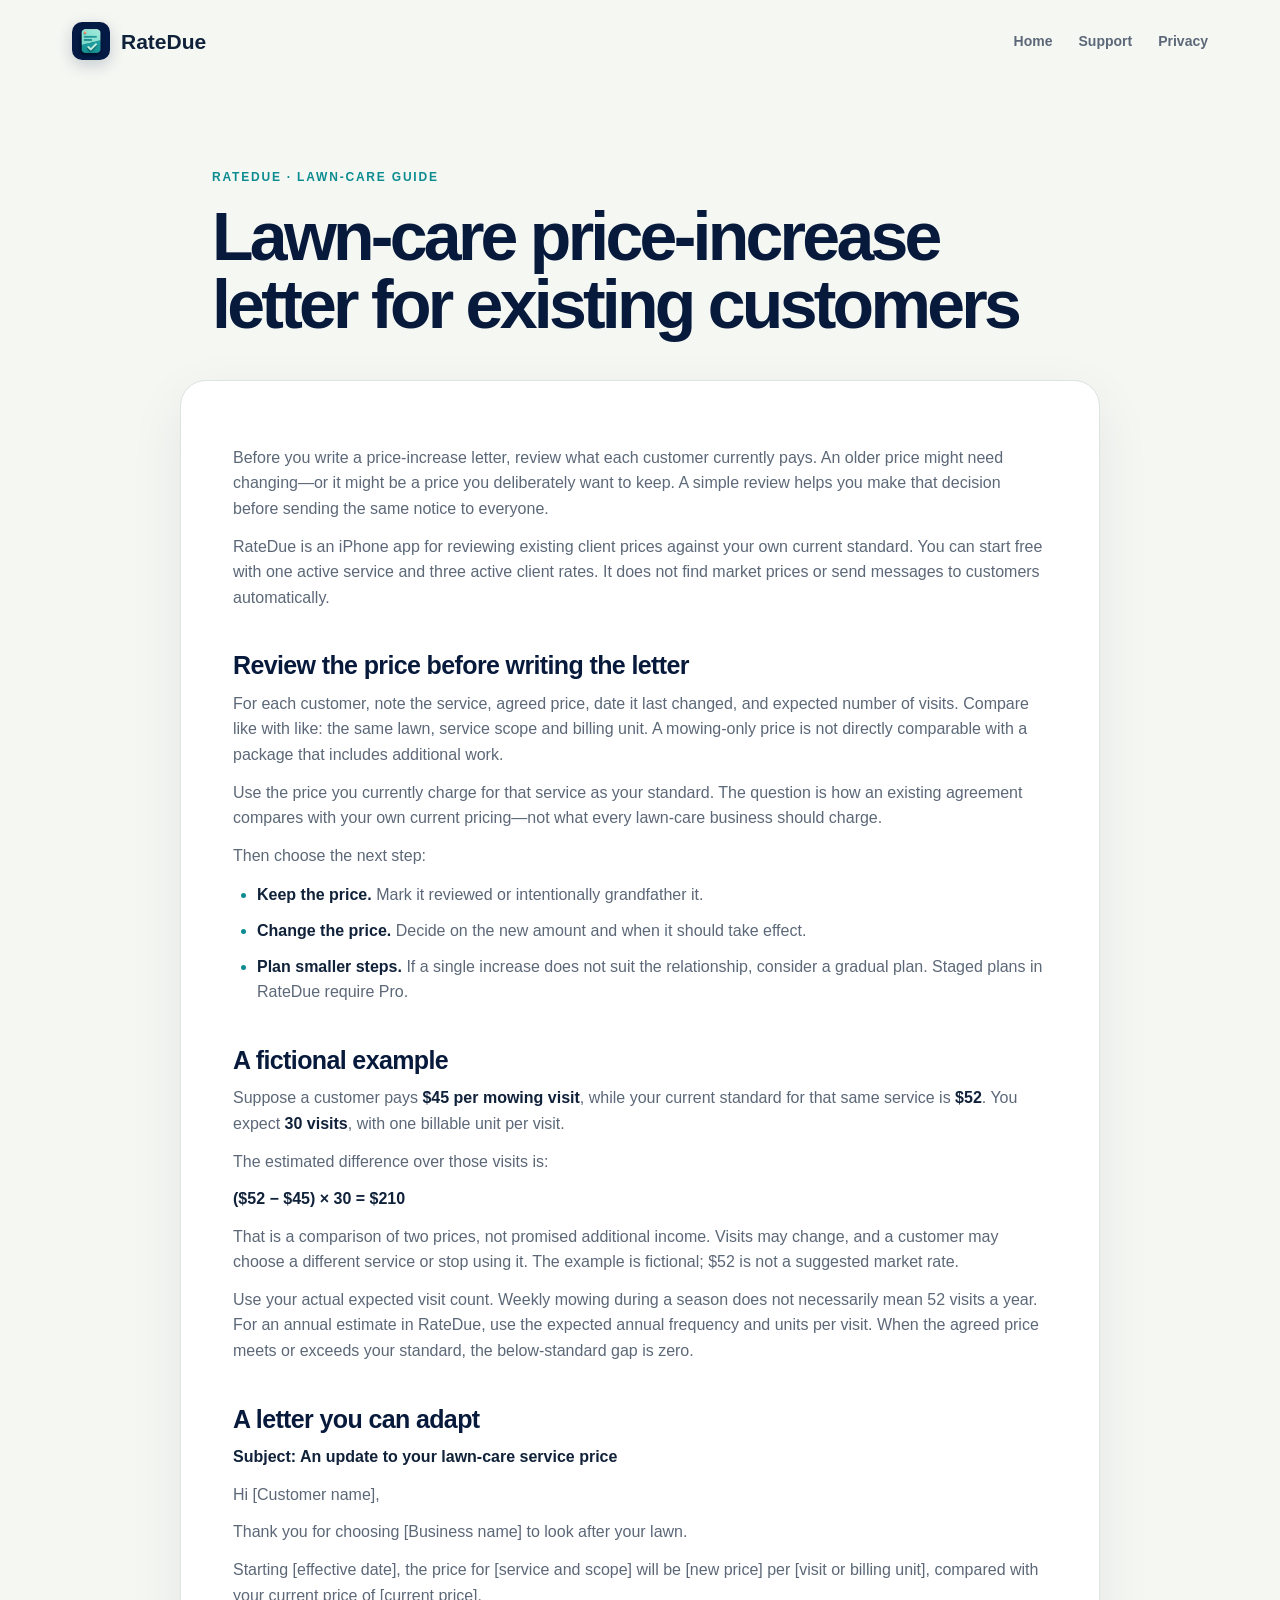
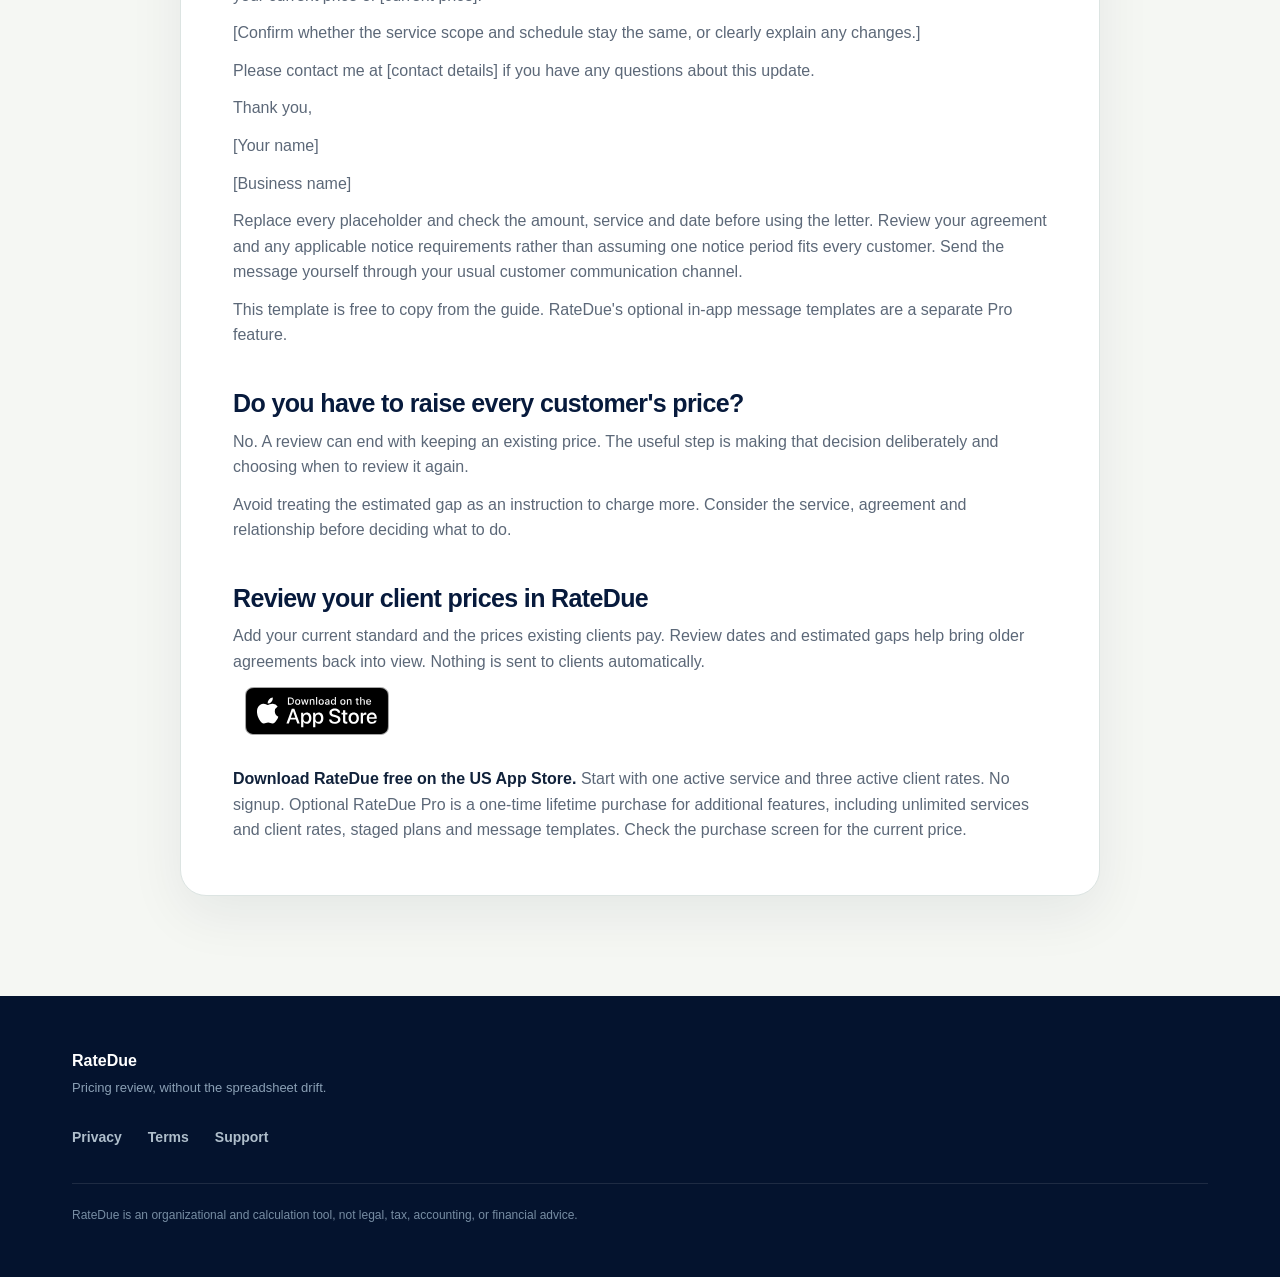
<file: guides/lawn-care-price-increase-letter/index.html>
<!doctype html>
<html lang="en">
<head>
  <meta charset="utf-8">
  <meta name="viewport" content="width=device-width, initial-scale=1">
  <title>Lawn-care price-increase letter for existing customers — RateDue</title>
  <meta name="description" content="Review existing lawn-care prices, work through a seasonal example, and adapt a clear price-increase letter. Start reviewing client rates with RateDue for iPhone.">
  <meta name="theme-color" content="#071a3c">
  <meta property="og:type" content="article">
  <meta property="og:title" content="Lawn-care price-increase letter for existing customers">
  <meta property="og:description" content="A practical client-price review guide with a fictional example and a letter you can adapt.">
  <meta property="og:url" content="https://ratedue.com/guides/lawn-care-price-increase-letter/">
  <meta property="og:image" content="https://ratedue.com/assets/og.png">
  <meta property="og:image:alt" content="RateDue — Know which client prices need a review.">
  <meta name="twitter:card" content="summary_large_image">
  <link rel="canonical" href="https://ratedue.com/guides/lawn-care-price-increase-letter/">
  <link rel="icon" type="image/png" sizes="32x32" href="/assets/favicon-32.png">
  <link rel="apple-touch-icon" sizes="180x180" href="/assets/apple-touch-icon.png">
  <link rel="stylesheet" href="/styles.css?v=20261116-badge">
</head>
<body>
  <a class="skip-link" href="#main">Skip to content</a>
  <header class="site-header"><a class="brand" href="/" aria-label="RateDue home"><img src="/assets/ratedue-icon.png" alt="" width="38" height="38"><span>RateDue</span></a><nav aria-label="Primary navigation"><a href="/">Home</a><a href="/support/">Support</a><a href="/privacy/">Privacy</a></nav></header>
  <main id="main">
    <header class="subpage-header"><p class="eyebrow">RateDue · Lawn-care guide</p><h1>Lawn-care price-increase letter for existing customers</h1></header>
    <article class="document" aria-label="Lawn-care price review guide">
<section><p>Before you write a price-increase letter, review what each customer currently pays. An older price might need changing—or it might be a price you deliberately want to keep. A simple review helps you make that decision before sending the same notice to everyone.</p>
<p>RateDue is an iPhone app for reviewing existing client prices against your own current standard. You can start free with one active service and three active client rates. It does not find market prices or send messages to customers automatically.</p>
</section>
<section><h2>Review the price before writing the letter</h2>
<p>For each customer, note the service, agreed price, date it last changed, and expected number of visits. Compare like with like: the same lawn, service scope and billing unit. A mowing-only price is not directly comparable with a package that includes additional work.</p>
<p>Use the price you currently charge for that service as your standard. The question is how an existing agreement compares with your own current pricing—not what every lawn-care business should charge.</p>
<p>Then choose the next step:</p>
<ul><li><strong>Keep the price.</strong> Mark it reviewed or intentionally grandfather it.</li><li><strong>Change the price.</strong> Decide on the new amount and when it should take effect.</li><li><strong>Plan smaller steps.</strong> If a single increase does not suit the relationship, consider a gradual plan. Staged plans in RateDue require Pro.</li></ul>
</section>
<section><h2>A fictional example</h2>
<p>Suppose a customer pays <strong>$45 per mowing visit</strong>, while your current standard for that same service is <strong>$52</strong>. You expect <strong>30 visits</strong>, with one billable unit per visit.</p>
<p>The estimated difference over those visits is:</p>
<p><strong>($52 − $45) × 30 = $210</strong></p>
<p>That is a comparison of two prices, not promised additional income. Visits may change, and a customer may choose a different service or stop using it. The example is fictional; $52 is not a suggested market rate.</p>
<p>Use your actual expected visit count. Weekly mowing during a season does not necessarily mean 52 visits a year. For an annual estimate in RateDue, use the expected annual frequency and units per visit. When the agreed price meets or exceeds your standard, the below-standard gap is zero.</p>
</section>
<section><h2>A letter you can adapt</h2>
<p><strong>Subject: An update to your lawn-care service price</strong></p>
<p>Hi [Customer name],</p>
<p>Thank you for choosing [Business name] to look after your lawn.</p>
<p>Starting [effective date], the price for [service and scope] will be [new price] per [visit or billing unit], compared with your current price of [current price].</p>
<p>[Confirm whether the service scope and schedule stay the same, or clearly explain any changes.]</p>
<p>Please contact me at [contact details] if you have any questions about this update.</p>
<p>Thank you,</p>
<p>[Your name]</p>
<p>[Business name]</p>
<p>Replace every placeholder and check the amount, service and date before using the letter. Review your agreement and any applicable notice requirements rather than assuming one notice period fits every customer. Send the message yourself through your usual customer communication channel.</p>
<p>This template is free to copy from the guide. RateDue's optional in-app message templates are a separate Pro feature.</p>
</section>
<section><h2>Do you have to raise every customer's price?</h2>
<p>No. A review can end with keeping an existing price. The useful step is making that decision deliberately and choosing when to review it again.</p>
<p>Avoid treating the estimated gap as an instruction to charge more. Consider the service, agreement and relationship before deciding what to do.</p>
</section>
<section><h2>Review your client prices in RateDue</h2>
<p>Add your current standard and the prices existing clients pay. Review dates and estimated gaps help bring older agreements back into view. Nothing is sent to clients automatically.</p>
<a class="app-store-badge" href="https://apps.apple.com/us/app/id6802774964" aria-label="Download RateDue on the App Store"><img src="/assets/download-on-the-app-store.svg" width="144" height="48" alt="Download on the App Store"></a><p><strong>Download RateDue free on the US App Store.</strong> Start with one active service and three active client rates. No signup. Optional RateDue Pro is a one-time lifetime purchase for additional features, including unlimited services and client rates, staged plans and message templates. Check the purchase screen for the current price.</p></section>
    </article>
  </main>
  <footer>
    <div><strong>RateDue</strong><span>Pricing review, without the spreadsheet drift.</span></div>
    <nav aria-label="Footer navigation">
      <a href="/privacy/">Privacy</a>
      <a href="/terms/">Terms</a>
      <a href="/support/">Support</a>
    </nav>
    <p>RateDue is an organizational and calculation tool, not legal, tax, accounting, or financial advice.</p>
  </footer>
</body>
</html>
</file>
<file: styles.css>
:root {
  --navy: #071a3c;
  --navy-2: #0d2b58;
  --teal: #0c8c91;
  --mint: #8ee8d6;
  --coral: #ff7d5e;
  --paper: #f5f7f3;
  --white: #ffffff;
  --ink: #10213a;
  --muted: #5c6878;
  --line: #dce4e2;
  --shadow: 0 24px 70px rgba(4, 21, 50, .15);
}

* { box-sizing: border-box; }
html { scroll-behavior: smooth; }
body { margin: 0; background: var(--paper); color: var(--ink); font-family: -apple-system, BlinkMacSystemFont, "Segoe UI", sans-serif; line-height: 1.6; -webkit-font-smoothing: antialiased; }
a { color: inherit; }
a[href^="mailto:"] { overflow-wrap: anywhere; }
.skip-link { position: fixed; left: 16px; top: -60px; z-index: 1000; padding: 10px 16px; background: var(--white); border-radius: 8px; }
.skip-link:focus { top: 16px; }

.site-header { max-width: 1200px; margin: 0 auto; padding: 22px 32px; display: flex; align-items: center; justify-content: space-between; gap: 24px; }
.brand { display: inline-flex; align-items: center; gap: 11px; font: 800 21px/1 ui-rounded, -apple-system, BlinkMacSystemFont, "Segoe UI", sans-serif; text-decoration: none; }
.brand img { border-radius: 10px; box-shadow: 0 5px 16px rgba(7, 26, 60, .2); }
.site-header nav, footer nav { display: flex; gap: 26px; align-items: center; }
.site-header nav a, footer nav a { color: var(--muted); font-size: 14px; font-weight: 600; text-decoration: none; }
.site-header nav a:hover, .site-header nav a:focus-visible, footer nav a:hover, footer nav a:focus-visible { color: var(--teal); }

.hero { max-width: 1200px; margin: 0 auto; padding: 82px 32px 96px; display: grid; grid-template-columns: minmax(0, 1.05fr) minmax(360px, .95fr); align-items: center; gap: 76px; }
.eyebrow { margin: 0 0 16px; color: var(--teal); font-size: 12px; font-weight: 700; letter-spacing: .15em; text-transform: uppercase; }
h1, h2, h3 { font-family: ui-rounded, -apple-system, BlinkMacSystemFont, "Segoe UI", sans-serif; }
h1 { max-width: 710px; margin: 0; color: var(--navy); font-size: clamp(45px, 6vw, 78px); line-height: .99; letter-spacing: -.055em; text-wrap: balance; }
.lede { max-width: 650px; margin: 28px 0 0; color: var(--muted); font-size: clamp(18px, 2vw, 21px); }
.hero-actions { margin-top: 34px; display: flex; align-items: center; flex-wrap: wrap; gap: 24px; }
.download-note { flex-basis: 100%; margin: 0; font-size: 16px; }
.pro-note { margin: 24px 0 0; color: var(--muted); font-size: 16px; }
.status-pill { display: inline-flex; padding: 11px 17px; border: 1px solid rgba(12, 140, 145, .25); border-radius: 999px; background: rgba(142, 232, 214, .24); color: #086f73; font-size: 13px; font-weight: 700; }
.text-link { color: var(--navy); font-weight: 700; text-decoration: none; }
.text-link:hover span { margin-left: 5px; }
.text-link span { transition: margin .2s ease; }

.product-visual { position: relative; display: grid; place-items: center; min-height: 610px; }
.product-visual::before { content: ""; position: absolute; width: 490px; height: 490px; border-radius: 44% 56% 64% 36%; background: linear-gradient(135deg, var(--mint), #d8fff3); transform: rotate(-8deg); }
.product-visual::after { content: ""; position: absolute; right: 8px; top: 66px; width: 75px; height: 75px; border-radius: 50%; background: var(--coral); box-shadow: 0 18px 35px rgba(255, 125, 94, .27); }
.phone { position: relative; z-index: 1; width: 360px; min-height: 590px; padding: 22px 20px 30px; border: 8px solid var(--navy); border-radius: 48px; background: #f8faf7; box-shadow: var(--shadow); transform: rotate(2.5deg); }
.phone-bar { display: flex; justify-content: space-between; padding: 1px 8px 19px; color: var(--navy); font-size: 11px; font-weight: 700; }
.app-title { display: flex; align-items: center; justify-content: space-between; padding: 0 5px 16px; color: var(--navy); font: 800 28px/1.2 ui-rounded, -apple-system, BlinkMacSystemFont, "Segoe UI", sans-serif; }
.count { color: var(--teal); font: 700 12px/1 -apple-system, BlinkMacSystemFont, "Segoe UI", sans-serif; }
.summary-card { display: flex; flex-direction: column; padding: 20px; border-radius: 19px; background: var(--navy); color: var(--white); }
.summary-card span { color: var(--mint); font-size: 12px; font-weight: 700; }
.summary-card .pro-label { margin-bottom: 8px; font-size: 14px; }
.summary-card strong { margin-top: 4px; font: 800 34px/1.15 ui-rounded, -apple-system, BlinkMacSystemFont, "Segoe UI", sans-serif; }
.summary-card small { margin-top: 4px; color: #bed0df; }
.rate-card { position: relative; margin-top: 13px; padding: 17px; border: 1px solid var(--line); border-radius: 17px; background: var(--white); box-shadow: 0 8px 24px rgba(7, 26, 60, .06); }
.rate-card > div:first-child { display: flex; flex-direction: column; }
.rate-card strong { padding-right: 82px; font-size: 14px; }
.rate-card span { color: var(--muted); font-size: 11px; }
.rate-card .due, .rate-card .soon { position: absolute; top: 16px; right: 14px; padding: 4px 7px; border-radius: 99px; color: #963820; background: #fff0ea; font-size: 9px; font-weight: 700; text-transform: uppercase; }
.rate-card .soon { color: #086f73; background: #e3faf4; }
.rate-line { margin-top: 13px; padding-top: 12px; border-top: 1px solid var(--line); display: flex !important; flex-direction: row !important; justify-content: space-between; }

.trust-row { padding: 20px 32px; display: flex; justify-content: center; flex-wrap: wrap; gap: 14px 42px; border-block: 1px solid var(--line); background: rgba(255, 255, 255, .55); color: #48605f; font-size: 12px; font-weight: 700; letter-spacing: .08em; text-transform: uppercase; }
.section { max-width: 1200px; margin: 0 auto; padding: 120px 32px; }
.section-heading { max-width: 720px; }
h2 { margin: 0; color: var(--navy); font-size: clamp(36px, 5vw, 57px); line-height: 1.06; letter-spacing: -.04em; text-wrap: balance; }
.section-heading > p:last-child { margin: 24px 0 0; color: var(--muted); font-size: 18px; }
.steps { margin-top: 64px; display: grid; grid-template-columns: repeat(3, 1fr); gap: 22px; }
.steps article { min-height: 270px; padding: 28px; border: 1px solid var(--line); border-radius: 22px; background: var(--white); box-shadow: 0 13px 42px rgba(7, 26, 60, .05); }
.steps article > span { display: inline-grid; width: 42px; height: 42px; place-items: center; border-radius: 50%; background: var(--navy); color: var(--mint); font-size: 12px; font-weight: 800; }
.steps h3 { margin: 58px 0 8px; color: var(--navy); font-size: 21px; }
.steps p { margin: 0; color: var(--muted); font-size: 15px; }

.privacy-band { max-width: 1200px; margin: 0 auto 90px; padding: 72px; display: grid; grid-template-columns: 1fr 1fr; gap: 80px; border-radius: 32px; background: var(--navy); color: var(--white); box-shadow: var(--shadow); }
.privacy-band .eyebrow { color: var(--mint); }
.privacy-band h2 { color: var(--white); }
.privacy-band > div:last-child { align-self: end; }
.privacy-band > div:last-child p { margin: 0 0 28px; color: #c8d6e3; font-size: 17px; }
.button-light { display: inline-flex; padding: 12px 17px; border-radius: 10px; background: var(--mint); color: var(--navy); font-size: 13px; font-weight: 800; text-decoration: none; }
.button-light:hover, .button-light:focus-visible { background: var(--white); }

footer { padding: 52px max(32px, calc((100vw - 1136px) / 2)); background: #04132e; color: var(--white); }
footer > div { display: flex; flex-direction: column; gap: 4px; }
footer > div span { color: #8ba0b5; font-size: 13px; }
footer nav { margin-top: 28px; }
footer nav a { color: #afbecb; }
footer > p { margin: 34px 0 0; padding-top: 22px; border-top: 1px solid rgba(255,255,255,.1); color: #778da3; font-size: 12px; }

@media (max-width: 860px) {
  .site-header nav { display: none; }
  .hero { padding-top: 52px; grid-template-columns: 1fr; gap: 30px; }
  .hero-copy { text-align: center; }
  .hero-copy .lede { margin-inline: auto; }
  .hero-actions { justify-content: center; }
  .product-visual { min-height: 560px; transform: scale(.92); }
  .steps { grid-template-columns: 1fr; }
  .steps article { min-height: 0; }
  .steps h3 { margin-top: 32px; }
  .privacy-band { margin-inline: 24px; padding: 46px 32px; grid-template-columns: 1fr; gap: 34px; }
}

@media (max-width: 480px) {
  .site-header { padding: 18px 20px; }
  .hero { padding: 44px 20px 56px; overflow: hidden; }
  h1 { font-size: 45px; }
  .product-visual { min-height: 500px; transform: scale(.78); margin: -45px -50px; }
  .trust-row { padding-inline: 20px; }
  .section { padding: 84px 20px; }
  .privacy-band { margin-inline: 14px; margin-bottom: 56px; }
  footer { padding: 42px 20px; }
  footer nav { align-items: flex-start; flex-direction: column; gap: 12px; }
}

@media (prefers-reduced-motion: reduce) { html { scroll-behavior: auto; } }

.subpage-header { max-width: 920px; margin: 0 auto; padding: 86px 32px 42px; }
.subpage-header h1 { max-width: 860px; font-size: clamp(42px, 6vw, 68px); }
.subpage-header .lede { max-width: 720px; }
.document { max-width: 920px; margin: 0 auto 100px; padding: 52px; border: 1px solid var(--line); border-radius: 26px; background: var(--white); box-shadow: 0 18px 55px rgba(7, 26, 60, .07); }
.document section + section { margin-top: 42px; }
.document h2 { font-size: 25px; letter-spacing: -.025em; }
.document h3 { margin: 24px 0 8px; color: var(--navy); font-size: 17px; }
.document p, .document li { color: var(--muted); }
.document p { margin: 12px 0 0; }
.document ul, .document ol { display: grid; gap: 10px; margin: 14px 0 0; padding-left: 24px; }
.document li::marker { color: var(--teal); font-weight: 700; }
.document strong { color: var(--ink); }
.document a { color: #087b80; font-weight: 700; text-underline-offset: 3px; }
.callout { margin-top: 22px !important; padding: 20px; border-left: 4px solid var(--coral); border-radius: 0 12px 12px 0; background: #fff4ef; }
.support-grid { display: grid; grid-template-columns: repeat(2, 1fr); gap: 18px; }
.support-card { padding: 24px; border: 1px solid var(--line); border-radius: 18px; background: #fbfcfa; }
.support-card h2 { font-size: 20px; }
.support-card p { font-size: 14px; }
.contact-panel { margin-top: 44px; padding: 30px; border-radius: 20px; background: var(--navy); color: var(--white); }
.contact-panel h2 { color: var(--white); }
.contact-panel p { color: #c8d6e3; }
.contact-panel a { color: var(--mint); }
.updated { color: #70808d; font-size: 13px; font-weight: 600; }

@media (max-width: 680px) {
  .subpage-header { padding: 58px 20px 32px; }
  .document { margin: 0 14px 64px; padding: 28px 22px; }
  .support-grid { grid-template-columns: 1fr; }
}

/* Practical examples and questions: static, accessible, no tracking. */
.examples-section { padding-top: 0; }
.example-note { margin: 28px 0; max-width: 760px; color: var(--muted); font-size: 14px; }
.example-grid { display: grid; grid-template-columns: repeat(3, minmax(0, 1fr)); gap: 22px; }
.example-card { padding: 28px; border: 1px solid var(--line); border-radius: 22px; background: var(--white); }
.example-card h3 { margin: 0 0 20px; font-size: 25px; line-height: 1.2; letter-spacing: -.025em; }
.example-card > p:not(.eyebrow):not(.example-total) { color: var(--muted); font-size: 15px; }
.example-card dl { margin: 28px 0 0; font-size: 14px; }
.example-card dl div { display: flex; justify-content: space-between; gap: 16px; padding: 10px 0; border-bottom: 1px solid var(--line); }
.example-card dd { margin: 0; font-weight: 700; }
.example-total { margin: 24px 0; padding: 20px; border-radius: 14px; background: var(--navy); color: var(--white); }
.example-total strong, .example-total span { display: block; }
.example-total strong { font-size: 37px; line-height: 1.2; letter-spacing: -.025em; }
.example-total span { margin-top: 6px; font-size: 12px; color: var(--mint); }
.example-next { margin-bottom: 0; }
.calculation-note { margin-top: 26px; padding: 28px 32px; border-left: 4px solid var(--teal); border-radius: 0 18px 18px 0; background: #e7f1ec; }
.calculation-note h3 { margin: 0; font-size: 23px; }
.calculation-note p { margin-bottom: 0; color: #405559; }
.message-section { padding-top: 0; display: grid; grid-template-columns: 1fr 1fr; gap: 60px; align-items: center; }
.message-section .section-heading > p:not(.eyebrow) { color: var(--muted); font-size: 17px; }
.message-example { padding: 36px; border: 1px solid var(--line); border-radius: 24px; background: var(--white); box-shadow: 0 13px 42px rgba(7,26,60,.05); }
.message-example blockquote { margin: 24px 0; font-size: 21px; line-height: 1.65; }
.message-example > p:last-child { font-size: 13px; color: var(--muted); }
.questions-section { padding-top: 0; }
.faq-list { margin-top: 40px; }
.faq-list details { padding: 24px 0; border-bottom: 1px solid var(--line); }
.faq-list summary { cursor: pointer; color: var(--navy); font-size: 20px; font-weight: 700; }
.faq-list details p { max-width: 850px; margin: 18px 0 0; color: var(--muted); }
.faq-list a { text-underline-offset: 3px; }
:focus-visible { outline: 3px solid #087b80; outline-offset: 5px; }
@media (max-width: 860px) {
  .example-grid, .message-section { grid-template-columns: 1fr; }
  .message-section { gap: 30px; }
}
@media (max-width: 480px) {
  .examples-section, .message-section, .questions-section { padding-top: 0; }
  .example-card, .message-example, .calculation-note { padding: 24px; }
  .message-example blockquote { font-size: 19px; }
}

/* Official Apple artwork: 48px high with one-quarter-height clear space. */
.app-store-badge { display: inline-block; padding: 12px; line-height: 0; flex-shrink: 0; }
.app-store-badge img { display: block; width: auto; height: 48px; }
</file>
